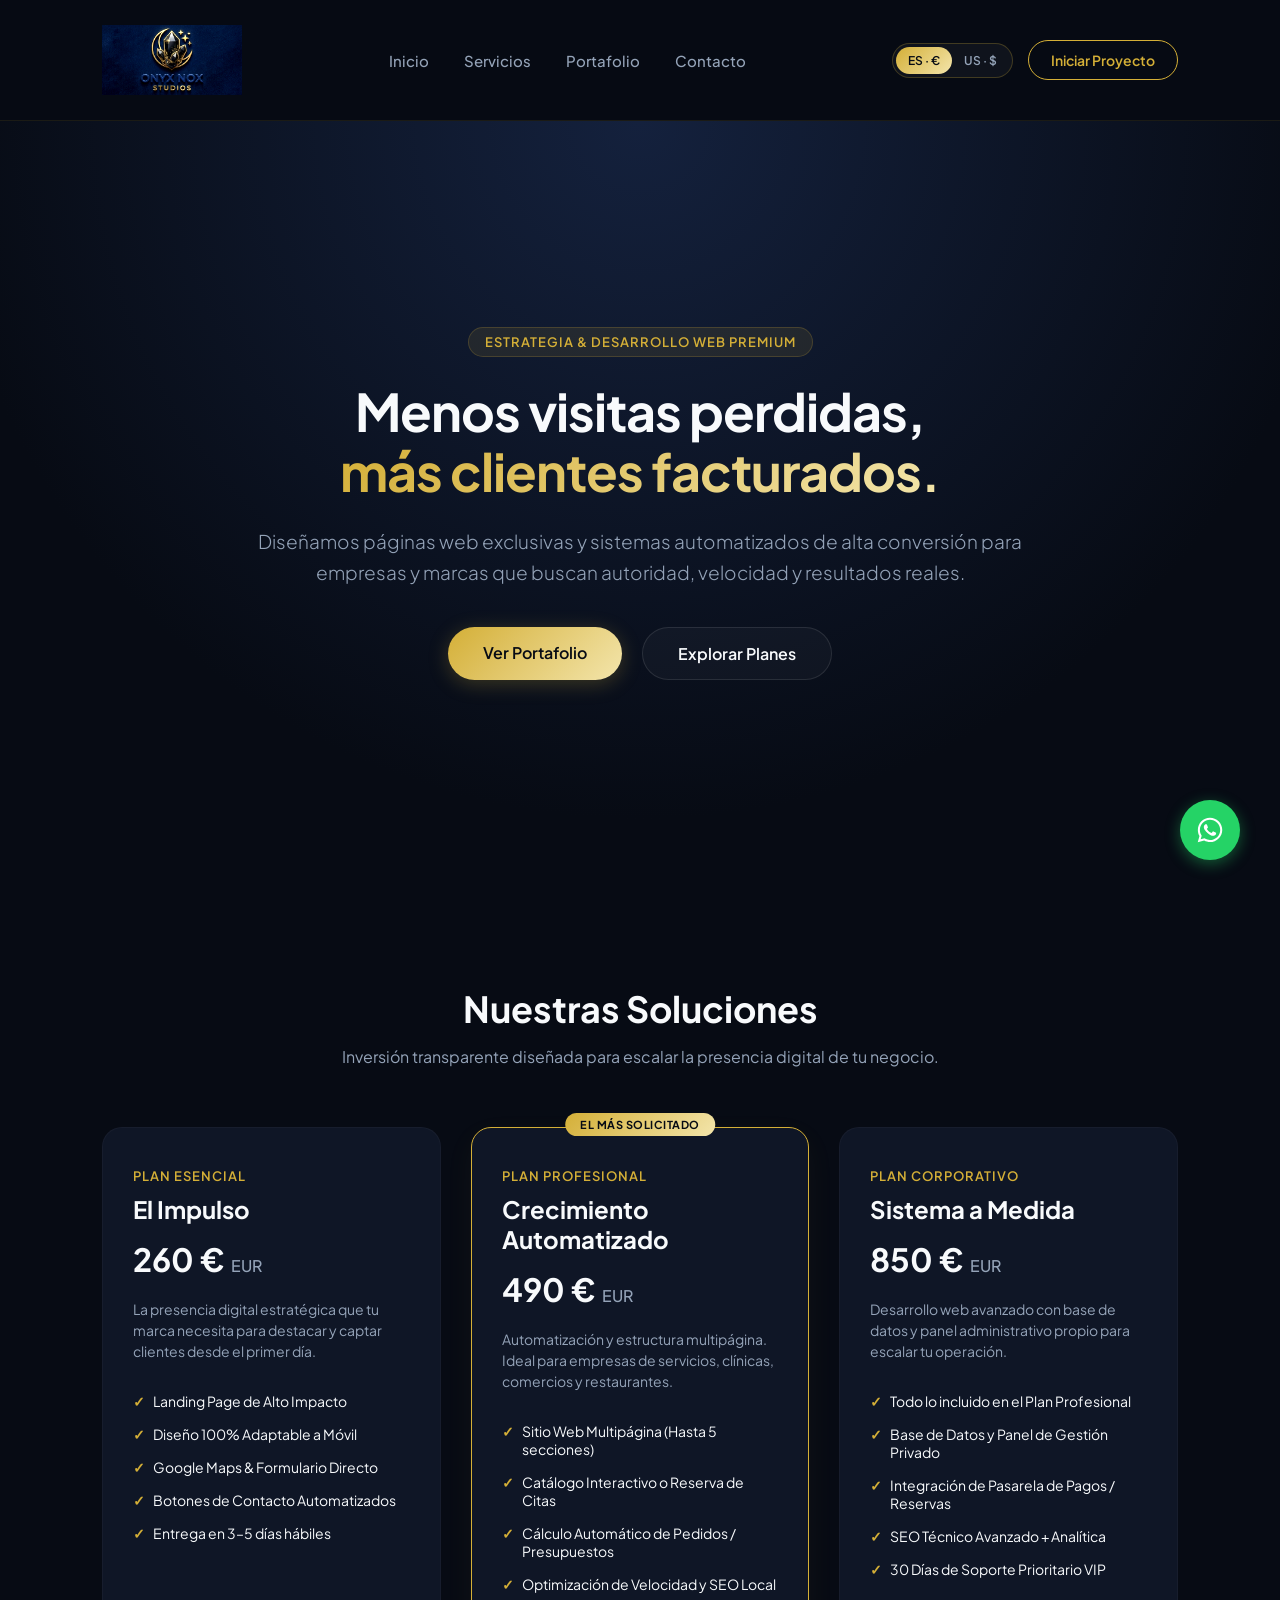
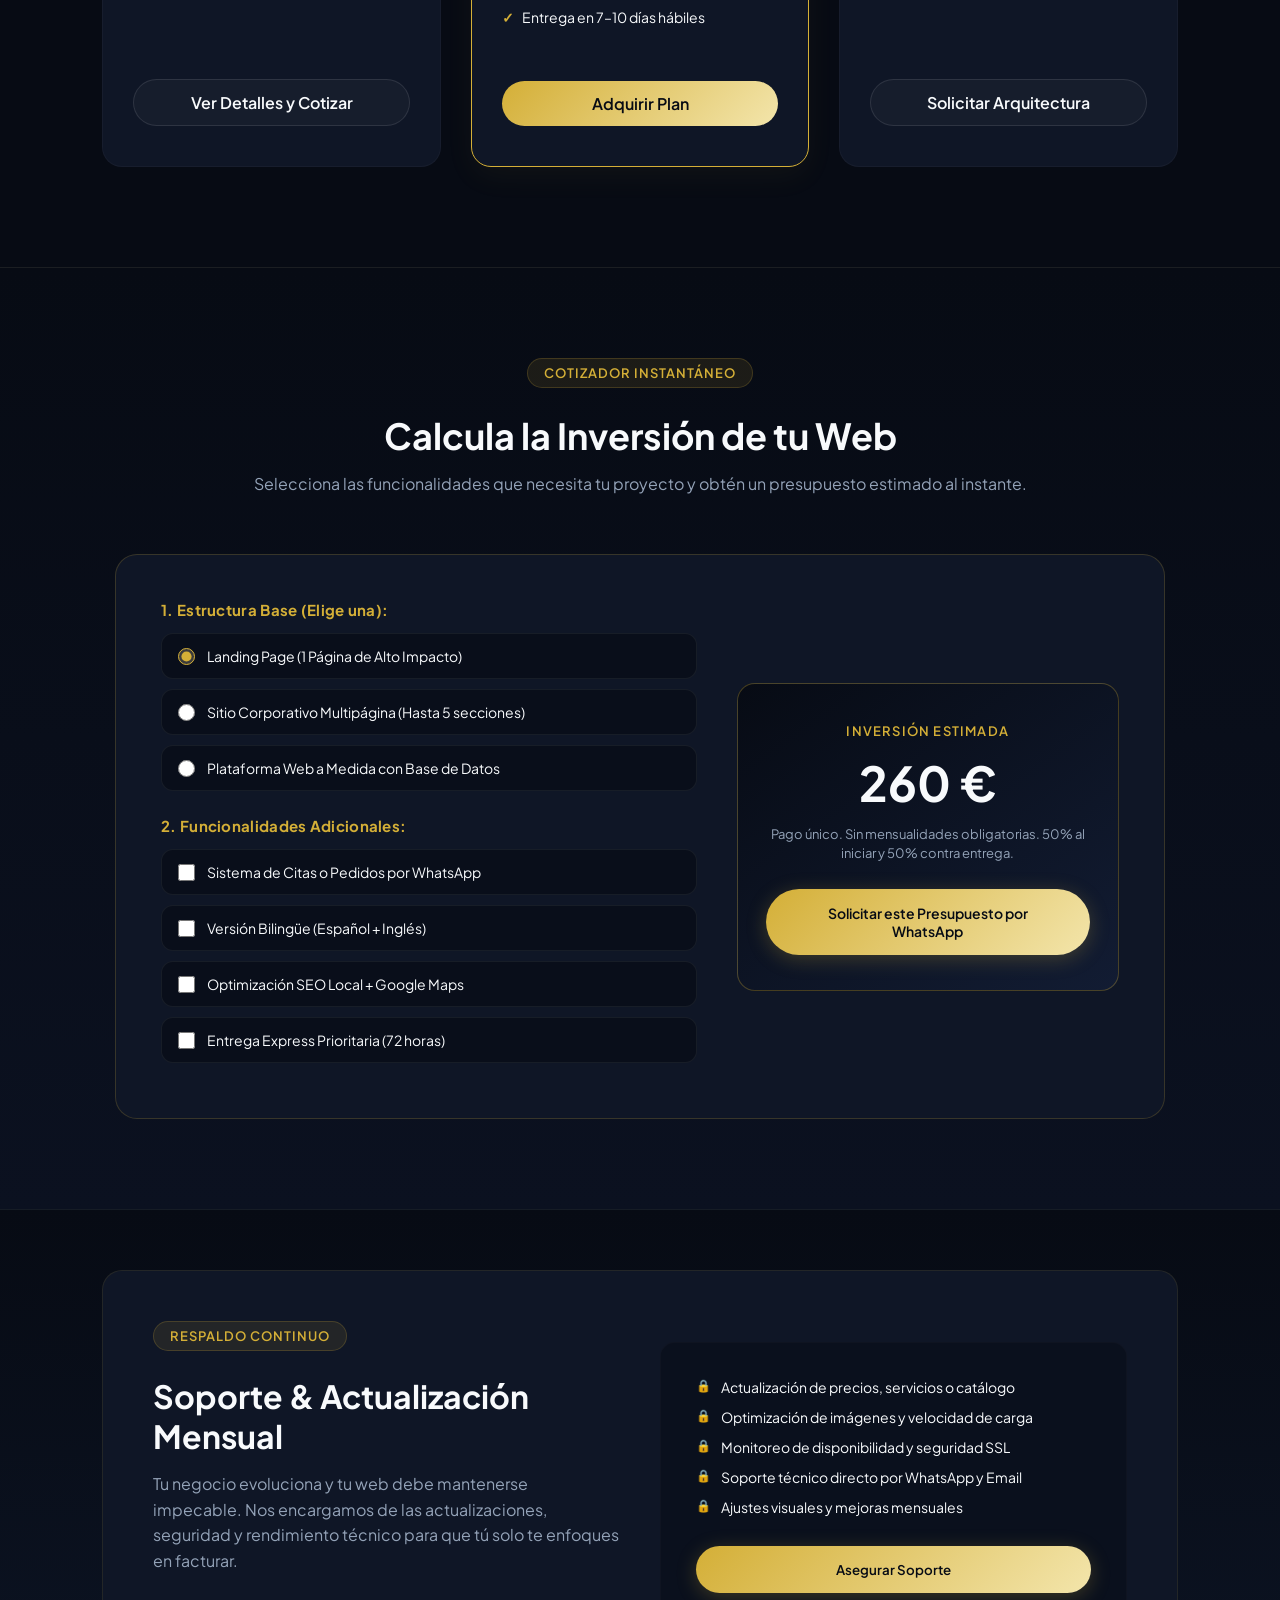
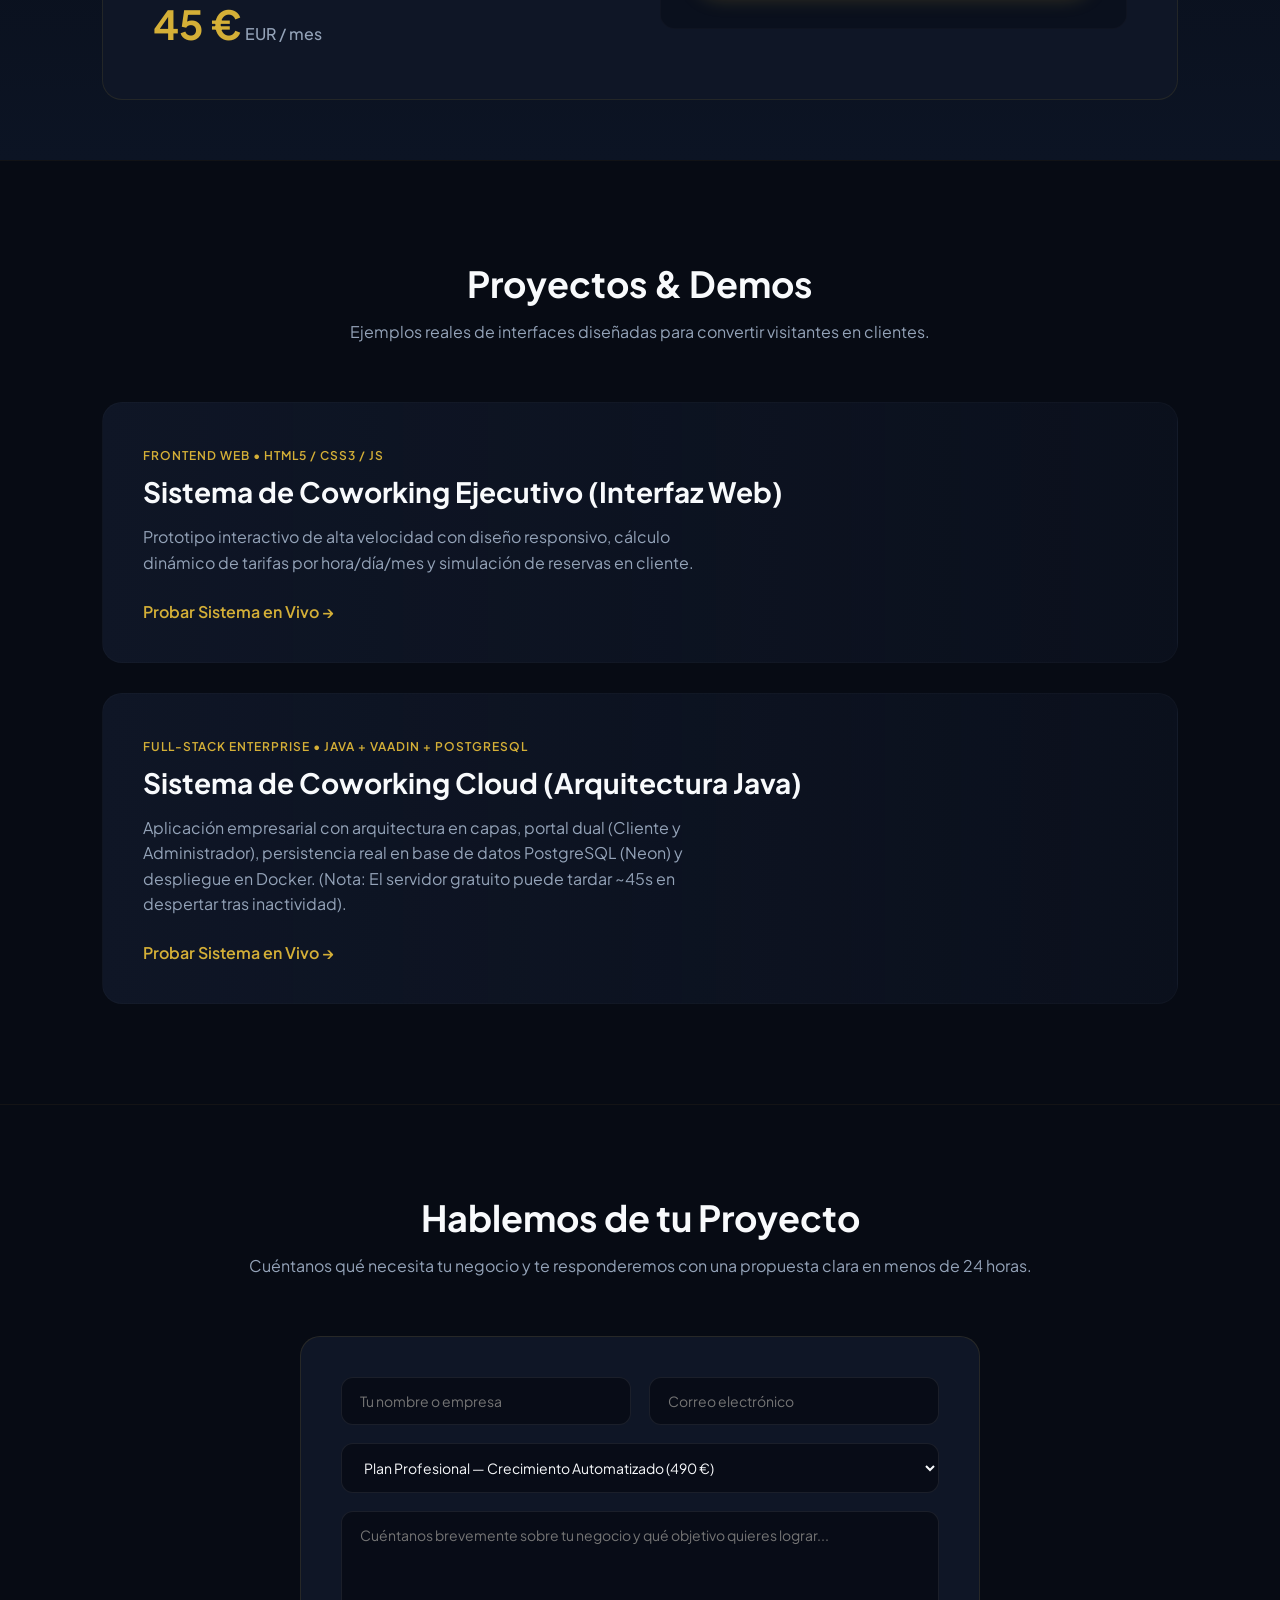
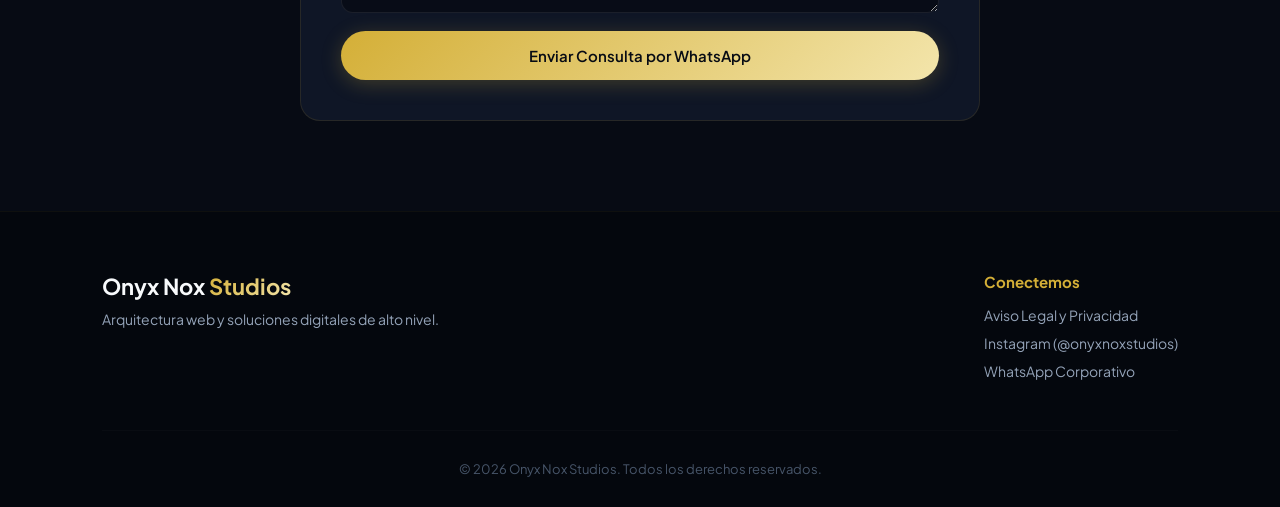
<file: index.html>
<!DOCTYPE html>
<html lang="es">
<head>
    <meta charset="UTF-8">
    <meta name="viewport" content="width=device-width, initial-scale=1.0">
    <title>Onyx Nox Studios | High-End Web Development & Digital Strategy</title>
    <link rel="preconnect" href="https://fonts.googleapis.com">
    <link rel="preconnect" href="https://fonts.gstatic.com" crossorigin>
    <link href="https://fonts.googleapis.com/css2?family=Plus+Jakarta+Sans:wght@300;400;500;600;700&display=swap" rel="stylesheet">
    <link rel="stylesheet" href="css/style.css">
    <script src="js/script.js" defer></script>
</head>
<body>

    <!-- BOTÓN FLOTANTE WHATSAPP -->
    <a href="https://wa.me/573127645859" id="btn-whatsapp-flotante" class="whatsapp-float" target="_blank" rel="noopener noreferrer" aria-label="WhatsApp Onyx Nox Studios">
        <svg xmlns="http://www.w3.org/2000/svg" viewBox="0 0 448 512" width="28" height="28" fill="#ffffff">
            <path d="M380.9 97.1C339 55.1 283.2 32 223.9 32c-122.4 0-222 99.6-222 222 0 39.1 10.2 77.3 29.6 111L0 480l117.7-30.9c32.4 17.7 68.9 27 106.1 27h.1c122.3 0 224.1-99.6 224.1-222 0-59.3-25.2-115-67.1-157zm-157 341.6c-33.2 0-65.7-8.9-94-25.7l-6.7-4-69.8 18.3L72 359.2l-4.4-7c-18.5-29.4-28.2-63.3-28.2-98.2 0-101.7 82.8-184.5 184.6-184.5 49.3 0 95.6 19.2 130.4 54.1 34.8 34.9 56.2 81.2 56.1 130.5 0 101.8-84.9 184.6-186.6 184.6zm101.2-138.2c-5.5-2.8-32.8-16.2-37.9-18-5.1-1.9-8.8-2.8-12.5 2.8-3.7 5.6-14.3 18-17.6 21.8-3.2 3.7-6.5 4.2-12 1.4-32.6-16.3-54-29.1-75.5-66-5.7-9.8 5.7-9.1 16.3-30.3 1.8-3.7 .9-6.9-.5-9.7-1.4-2.8-12.5-30.1-17.1-41.2-4.5-10.8-9.1-9.3-12.5-9.5-3.2-.2-6.9-.2-10.6-.2-3.7 0-9.7 1.4-14.8 6.9-5.1 5.6-19.4 19-19.4 46.3 0 27.3 19.9 53.7 22.6 57.4 2.8 3.7 39.1 59.7 94.8 83.8 35.2 15.2 49 16.5 66.6 13.9 10.7-1.6 32.8-13.4 37.4-26.4 4.6-13 4.6-24.1 3.2-26.4-1.3-2.5-5-3.9-10.5-6.6z"/>
        </svg>
    </a>

    <!-- NAVBAR PREMIUM -->
    <header class="navbar">
        <a href="index.html" class="logo-container">
            <img src="img/1-logo.png" alt="Onyx Nox Studios Logo" class="nav-logo">
        </a>

        <nav>
            <ul class="nav-links">
                <li><a href="#inicio" data-i18n="nav_home">Inicio</a></li>
                <li><a href="#servicios" data-i18n="nav_services">Servicios</a></li>
                <li><a href="#portafolio" data-i18n="nav_portfolio">Portafolio</a></li>
                <li><a href="#contacto" data-i18n="nav_contact">Contacto</a></li>
            </ul>
        </nav>

        <div class="nav-actions">
            <!-- SELECTOR DE REGIÓN / MONEDA -->
            <div class="region-switcher" role="group" aria-label="Selector de región y moneda">
                <button type="button" class="region-btn active" data-region="es">ES · €</button>
                <button type="button" class="region-btn" data-region="us">US · $</button>
            </div>
            <a href="#contacto" class="btn-nav" data-i18n="nav_cta">Iniciar Proyecto</a>
        </div>
    </header>

    <!-- HERO SECTION -->
    <section id="inicio" class="hero">
        <div class="hero-content">
            <div class="badge" data-i18n="hero_badge">Estrategia & Desarrollo Web Premium</div>
            <h1>
                <span data-i18n="hero_title_1">Menos visitas perdidas,</span><br>
                <span class="text-gradient" data-i18n="hero_title_2">más clientes facturados.</span>
            </h1>
            <p data-i18n="hero_desc">Diseñamos páginas web exclusivas y sistemas automatizados de alta conversión para empresas y marcas que buscan autoridad, velocidad y resultados reales.</p>
            <div class="hero-actions">
                <a href="#portafolio" class="btn-primary" data-i18n="hero_btn_1">Ver Portafolio</a>
                <a href="#servicios" class="btn-secondary" data-i18n="hero_btn_2">Explorar Planes</a>
            </div>
        </div>
    </section>

    <!-- SECCIÓN SERVICIOS / PLANES -->
    <section id="servicios" class="services-section">
        <div class="section-header">
            <h2 data-i18n="services_title">Nuestras Soluciones</h2>
            <p data-i18n="services_subtitle">Inversión transparente diseñada para escalar la presencia digital de tu negocio.</p>
        </div>
        
        <div class="pricing-grid">
            <!-- Plan Básico -->
            <div class="price-card">
                <div class="card-tier" data-i18n="plan1_tier">Plan Esencial</div>
                <h3 data-i18n="plan1_name">El Impulso</h3>
                <div class="price"><span id="price-basic">260 €</span> <span class="currency" id="curr-basic">EUR</span></div>
                <p class="card-desc" data-i18n="plan1_desc">La presencia digital estratégica que tu marca necesita para destacar y captar clientes desde el primer día.</p>
                <ul class="features">
                    <li data-i18n="plan1_f1">Landing Page de Alto Impacto</li>
                    <li data-i18n="plan1_f2">Diseño 100% Adaptable a Móvil</li>
                    <li data-i18n="plan1_f3">Google Maps & Formulario Directo</li>
                    <li data-i18n="plan1_f4">Botones de Contacto Automatizados</li>
                    <li data-i18n="plan1_f5">Entrega en 3–5 días hábiles</li>
                </ul>
                <a href="plan-basico.html" class="btn-card" data-i18n="plan1_btn">Ver Detalles y Cotizar</a>
            </div>

            <!-- Plan Profesional -->
            <div class="price-card featured">
                <div class="badge-featured" data-i18n="plan2_badge">El Más Solicitado</div>
                <div class="card-tier" data-i18n="plan2_tier">Plan Profesional</div>
                <h3 data-i18n="plan2_name">Crecimiento Automatizado</h3>
                <div class="price"><span id="price-pro">490 €</span> <span class="currency" id="curr-pro">EUR</span></div>
                <p class="card-desc" data-i18n="plan2_desc">Automatización y estructura multipágina. Ideal para empresas de servicios, clínicas, comercios y restaurantes.</p>
                <ul class="features">
                    <li data-i18n="plan2_f1">Sitio Web Multipágina (Hasta 5 secciones)</li>
                    <li data-i18n="plan2_f2">Catálogo Interactivo o Reserva de Citas</li>
                    <li data-i18n="plan2_f3">Cálculo Automático de Pedidos / Presupuestos</li>
                    <li data-i18n="plan2_f4">Optimización de Velocidad y SEO Local</li>
                    <li data-i18n="plan2_f5">Entrega en 7–10 días hábiles</li>
                </ul>
                <a href="plan-profesional.html" class="btn-card btn-featured" data-i18n="plan2_btn">Adquirir Plan</a>
            </div>

            <!-- Plan Premium -->
            <div class="price-card">
                <div class="card-tier" data-i18n="plan3_tier">Plan Corporativo</div>
                <h3 data-i18n="plan3_name">Sistema a Medida</h3>
                <div class="price"><span id="price-prem">850 €</span> <span class="currency" id="curr-prem">EUR</span></div>
                <p class="card-desc" data-i18n="plan3_desc">Desarrollo web avanzado con base de datos y panel administrativo propio para escalar tu operación.</p>
                <ul class="features">
                    <li data-i18n="plan3_f1">Todo lo incluido en el Plan Profesional</li>
                    <li data-i18n="plan3_f2">Base de Datos y Panel de Gestión Privado</li>
                    <li data-i18n="plan3_f3">Integración de Pasarela de Pagos / Reservas</li>
                    <li data-i18n="plan3_f4">SEO Técnico Avanzado + Analítica</li>
                    <li data-i18n="plan3_f5">30 Días de Soporte Prioritario VIP</li>
                </ul>
                <a href="plan-premium.html" class="btn-card" data-i18n="plan3_btn">Solicitar Arquitectura</a>
            </div>
        </div>
    </section>

    <!-- CALCULADORA INTERACTIVA DE PRESUPUESTO -->
    <section id="calculadora" class="calculator-section">
        <div class="section-header">
            <div class="badge" data-i18n="calc_badge">Cotizador Instantáneo</div>
            <h2 data-i18n="calc_title">Calcula la Inversión de tu Web</h2>
            <p data-i18n="calc_subtitle">Selecciona las funcionalidades que necesita tu proyecto y obtén un presupuesto estimado al instante.</p>
        </div>

        <div class="calculator-box">
            <div class="calc-options">
                <div class="calc-group">
                    <h4 data-i18n="calc_base_label">1. Estructura Base (Elige una):</h4>
                    <label class="calc-radio-card">
                        <input type="radio" name="calc-base" value="landing" checked>
                        <span data-i18n="calc_opt_landing">Landing Page (1 Página de Alto Impacto)</span>
                    </label>
                    <label class="calc-radio-card">
                        <input type="radio" name="calc-base" value="multi">
                        <span data-i18n="calc_opt_multi">Sitio Corporativo Multipágina (Hasta 5 secciones)</span>
                    </label>
                    <label class="calc-radio-card">
                        <input type="radio" name="calc-base" value="system">
                        <span data-i18n="calc_opt_system">Plataforma Web a Medida con Base de Datos</span>
                    </label>
                </div>

                <div class="calc-group">
                    <h4 data-i18n="calc_extras_label">2. Funcionalidades Adicionales:</h4>
                    <label class="calc-check-item">
                        <input type="checkbox" class="calc-extra" value="booking">
                        <span data-i18n="calc_ext_booking">Sistema de Citas o Pedidos por WhatsApp</span>
                    </label>
                    <label class="calc-check-item">
                        <input type="checkbox" class="calc-extra" value="lang">
                        <span data-i18n="calc_ext_lang">Versión Bilingüe (Español + Inglés)</span>
                    </label>
                    <label class="calc-check-item">
                        <input type="checkbox" class="calc-extra" value="seo">
                        <span data-i18n="calc_ext_seo">Optimización SEO Local + Google Maps</span>
                    </label>
                    <label class="calc-check-item">
                        <input type="checkbox" class="calc-extra" value="express">
                        <span data-i18n="calc_ext_express">Entrega Express Prioritaria (72 horas)</span>
                    </label>
                </div>
            </div>

            <div class="calc-summary">
                <span class="calc-summary-label" data-i18n="calc_est_label">Inversión Estimada</span>
                <div class="calc-total-display" id="calc-total-price">260 €</div>
                <p class="calc-note" data-i18n="calc_note">Pago único. Sin mensualidades obligatorias. 50% al iniciar y 50% contra entrega.</p>
                <button type="button" id="btn-send-calc" class="btn-primary" data-i18n="calc_btn">Solicitar este Presupuesto por WhatsApp</button>
            </div>
        </div>
    </section>

    <!-- SECCIÓN MANTENIMIENTO MENSUAL -->
    <section id="mantenimiento" class="maintenance-section">
        <div class="maintenance-container">
            <div class="maintenance-text">
                <div class="badge" data-i18n="maint_badge">Respaldo Continuo</div>
                <h2 data-i18n="maint_title">Soporte & Actualización Mensual</h2>
                <p data-i18n="maint_desc">Tu negocio evoluciona y tu web debe mantenerse impecable. Nos encargamos de las actualizaciones, seguridad y rendimiento técnico para que tú solo te enfoques en facturar.</p>
                <div class="maintenance-price">
                    <span class="m-price" id="price-maint">45 €</span> <span class="m-currency" id="curr-maint">EUR / mes</span>
                </div>
            </div>
            <div class="maintenance-features-box">
                <ul class="m-features">
                    <li data-i18n="maint_f1">Actualización de precios, servicios o catálogo</li>
                    <li data-i18n="maint_f2">Optimización de imágenes y velocidad de carga</li>
                    <li data-i18n="maint_f3">Monitoreo de disponibilidad y seguridad SSL</li>
                    <li data-i18n="maint_f4">Soporte técnico directo por WhatsApp y Email</li>
                    <li data-i18n="maint_f5">Ajustes visuales y mejoras mensuales</li>
                </ul>
                <button type="button" id="btn-cotizar-mantenimiento" class="btn-primary" data-i18n="maint_btn">Asegurar Soporte</button>
            </div>
        </div>
    </section>

    <!-- SECCIÓN PORTAFOLIO DEMO -->
    <section id="portafolio" class="portfolio-section">
        <div class="section-header">
            <h2 data-i18n="port_title">Proyectos & Demos</h2>
            <p data-i18n="port_subtitle">Ejemplos reales de interfaces diseñadas para convertir visitantes en clientes.</p>
        </div>
        <div class="portfolio-grid">
            <!-- PROYECTO 1: VERSIÓN FRONTEND (HTML5, CSS3, JS) -->
            <div class="portfolio-item">
                <div class="portfolio-info">
                    <span class="client-tag" data-i18n="demo1_tag">Frontend Web • HTML5 / CSS3 / JS</span>
                    <h3 data-i18n="demo1_title">Sistema de Coworking Ejecutivo (Interfaz Web)</h3>
                    <p data-i18n="demo1_desc">Prototipo interactivo de alta velocidad con diseño responsivo, cálculo dinámico de tarifas por hora/día/mes y simulación de reservas en cliente.</p>
                    <a href="demos/Sistema-Coworking/index.html" class="view-demo-link" data-i18n="demo_link">Probar Sistema en Vivo →</a>
                </div>
            </div>

            <!-- PROYECTO 2: VERSIÓN FULL-STACK ENTERPRISE (JAVA, VAADIN, POSTGRESQL) -->
            <div class="portfolio-item">
                <div class="portfolio-info">
                    <span class="client-tag" data-i18n="demo2_tag">Full-Stack Enterprise • Java + Vaadin + PostgreSQL</span>
                    <h3 data-i18n="demo2_title">Sistema de Coworking Cloud (Arquitectura Java)</h3>
                    <p data-i18n="demo2_desc">Aplicación empresarial con arquitectura en capas, portal dual (Cliente y Administrador), persistencia real en base de datos PostgreSQL (Neon) y despliegue en Docker. <em>(Nota: El servidor gratuito puede tardar ~45s en despertar tras inactividad).</em></p>
                    <a href="https://backend1-proyecto-integrador.onrender.com" target="_blank" rel="noopener noreferrer" class="view-demo-link" data-i18n="demo_link">Probar Sistema en Vivo →</a>
                </div>
            </div>
        </div>
    </section>

    <!-- SECCIÓN CONTACTO DIRECTO -->
    <section id="contacto" class="contact-section">
        <div class="section-header">
            <h2 data-i18n="contact_title">Hablemos de tu Proyecto</h2>
            <p data-i18n="contact_subtitle">Cuéntanos qué necesita tu negocio y te responderemos con una propuesta clara en menos de 24 horas.</p>
        </div>
        <form id="contact-form" class="contact-form">
            <div class="form-row">
                <input type="text" id="client-name" placeholder="Tu nombre o empresa" data-i18n-placeholder="form_name" required>
                <input type="email" id="client-email" placeholder="Correo electrónico" data-i18n-placeholder="form_email" required>
            </div>
            <select id="client-plan">
                <option value="Plan Esencial / Essential Plan" data-i18n="opt_basic">Plan Esencial — El Impulso</option>
                <option value="Plan Profesional / Professional Plan" selected data-i18n="opt_pro">Plan Profesional — Crecimiento Automatizado</option>
                <option value="Plan Corporativo / Custom System" data-i18n="opt_prem">Plan Corporativo — Sistema a Medida</option>
            </select>
            <textarea id="client-message" rows="4" placeholder="Cuéntanos brevemente sobre tu negocio y qué objetivo quieres lograr..." data-i18n-placeholder="form_msg" required></textarea>
            <button type="submit" class="btn-primary" data-i18n="form_submit">Enviar Consulta por WhatsApp</button>
        </form>
    </section>

    <!-- FOOTER -->
    <footer>
        <div class="footer-grid">
            <div class="footer-brand">
                <h3>Onyx Nox <span class="accent-text">Studios</span></h3>
                <p data-i18n="footer_tagline">Arquitectura web y soluciones digitales de alto nivel.</p>
            </div>
            <div class="footer-links">
                <h4 data-i18n="footer_connect">Conectemos</h4>
                <a href="#" id="open-legal-modal" data-i18n="footer_legal">Aviso Legal y Privacidad</a>
                <a href="https://www.instagram.com/onyxnoxstudios?obrf=MXYycXQyYjM4NWdheA%3D%3D&utm_source=qr" target="_blank" rel="noopener noreferrer">Instagram (@onyxnoxstudios)</a>
                <a href="https://wa.me/573127645859" target="_blank" rel="noopener noreferrer">WhatsApp Corporativo</a>
            </div>
        </div>
        <div class="footer-bottom">
            <p>&copy; 2026 Onyx Nox Studios. <span data-i18n="footer_rights">Todos los derechos reservados.</span></p>
        </div>
    </footer>

    <!-- MODAL AVISO LEGAL Y POLÍTICA DE PRIVACIDAD -->
    <div id="legal-modal" class="legal-modal" aria-hidden="true">
        <div class="legal-modal-content">
            <button type="button" id="close-legal-modal" class="legal-close-btn" aria-label="Cerrar">&times;</button>
            <h3 data-i18n="legal_modal_title">Aviso Legal y Política de Privacidad</h3>
            <div class="legal-modal-body" id="legal-modal-body">
                <!-- El contenido se carga dinámicamente en ES o EN desde script.js -->
            </div>
        </div>
    </div>

</body>
</html>
</file>
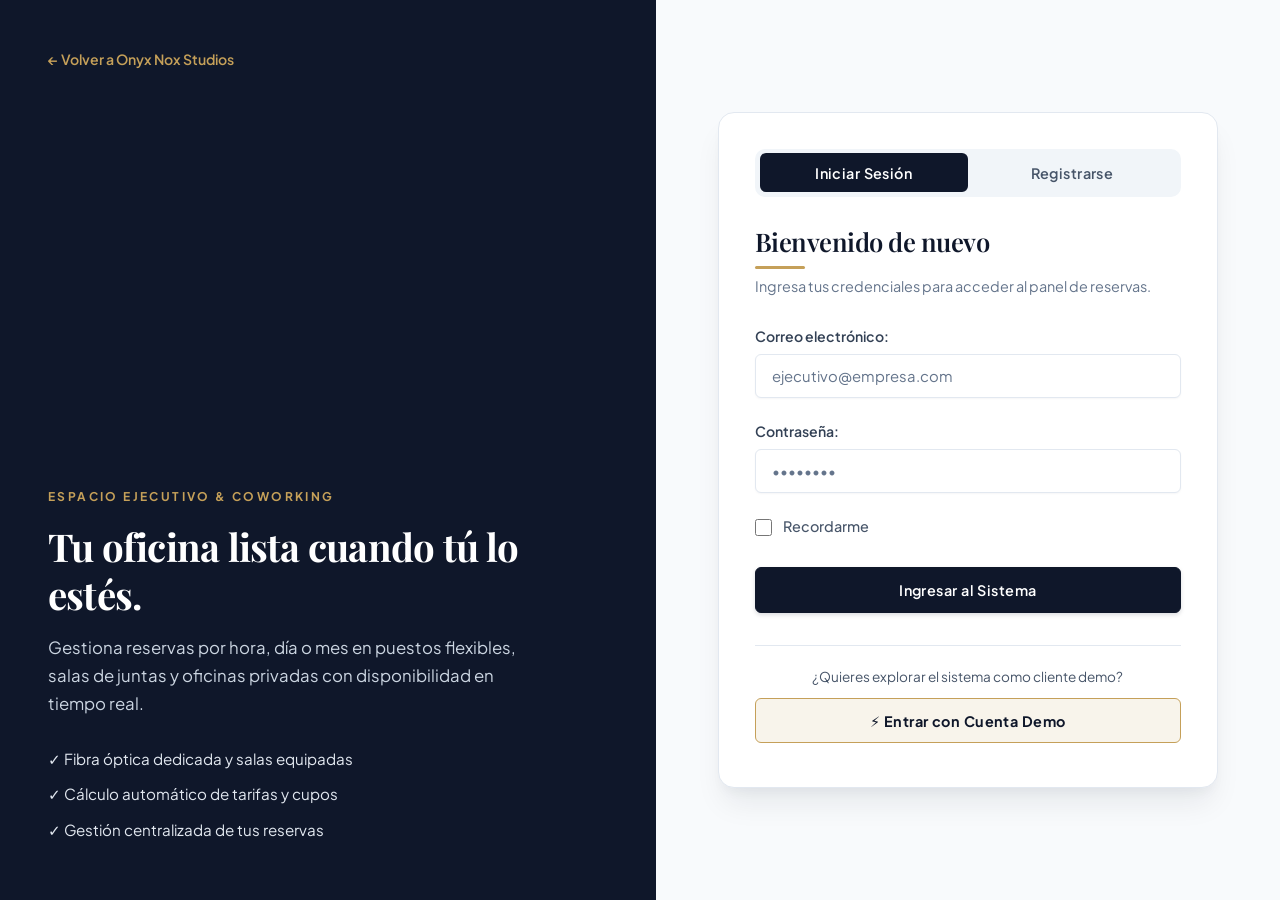
<file: demos/Sistema-Coworking/index.html>
<!DOCTYPE html>
<html lang="es">
<head>
  <meta charset="utf-8">
  <meta name="viewport" content="width=device-width, initial-scale=1">
  <title>Acceso Ejecutivo | Sistema de Coworking</title>
  <link rel="preconnect" href="https://fonts.googleapis.com">
  <link rel="preconnect" href="https://fonts.gstatic.com" crossorigin>
  <link href="https://fonts.googleapis.com/css2?family=Playfair+Display:ital,wght@0,600;0,700;1,400&family=Plus+Jakarta+Sans:wght@300;400;500;600;700;800&display=swap" rel="stylesheet">
  <link rel="stylesheet" href="css/style.css">
</head>
<body class="auth-body">

  <div class="auth-wrapper">
    <!-- Panel Izquierdo Visual -->
    <div class="auth-visual">
      <div class="auth-visual-overlay">
        <a href="../../index.html" class="back-agency-link">← Volver a Onyx Nox Studios</a>
        <div class="auth-brand-info">
          <span class="auth-tag">ESPACIO EJECUTIVO & COWORKING</span>
          <h1>Tu oficina lista cuando tú lo estés.</h1>
          <p>Gestiona reservas por hora, día o mes en puestos flexibles, salas de juntas y oficinas privadas con disponibilidad en tiempo real.</p>
          <ul class="auth-highlights">
            <li>✓ Fibra óptica dedicada y salas equipadas</li>
            <li>✓ Cálculo automático de tarifas y cupos</li>
            <li>✓ Gestión centralizada de tus reservas</li>
          </ul>
        </div>
      </div>
    </div>

    <!-- Panel Derecho Formularios -->
    <div class="auth-form-panel">
      <div class="auth-card">
        <div class="auth-tabs">
          <button type="button" class="auth-tab-btn active" data-target="panel-login">Iniciar Sesión</button>
          <button type="button" class="auth-tab-btn" data-target="panel-registro">Registrarse</button>
        </div>

        <!-- FORMULARIO DE INICIO DE SESIÓN -->
        <div id="panel-login" class="auth-panel active">
          <h2>Bienvenido de nuevo</h2>
          <p class="auth-subtitle">Ingresa tus credenciales para acceder al panel de reservas.</p>

          <form id="form-login">
            <p>
              <label for="log-correo">Correo electrónico:</label>
              <input type="email" id="log-correo" placeholder="ejecutivo@empresa.com" required>
            </p>
            <p>
              <label for="log-clave">Contraseña:</label>
              <input type="password" id="log-clave" placeholder="••••••••" required>
            </p>
            <p style="display:flex; align-items:center; justify-content:space-between;">
              <span>
                <input type="checkbox" id="log-recordar">
                <label for="log-recordar">Recordarme</label>
              </span>
            </p>
            <input type="submit" value="Ingresar al Sistema" style="width:100%; margin-top:0.5rem;">
          </form>

          <div class="demo-access-box">
            <p>¿Quieres explorar el sistema como cliente demo?</p>
            <button type="button" id="btn-demo-rapido" class="btn-demo-quick">⚡ Entrar con Cuenta Demo</button>
          </div>
        </div>

        <!-- FORMULARIO DE REGISTRO -->
        <div id="panel-registro" class="auth-panel">
          <h2>Crear cuenta</h2>
          <p class="auth-subtitle">Regístrate en segundos para reservar tu espacio ideal.</p>

          <form id="form-registro">
            <div class="auth-grid-2">
              <p>
                <label for="reg-nombre">Nombres:</label>
                <input type="text" id="reg-nombre" placeholder="Tus nombres" required>
              </p>
              <p>
                <label for="reg-apellido">Apellidos:</label>
                <input type="text" id="reg-apellido" placeholder="Tus apellidos" required>
              </p>
            </div>

            <div class="auth-grid-2">
              <p>
                <label for="reg-tipo-doc">Tipo de documento:</label>
                <select id="reg-tipo-doc">
                  <option value="cc">Cédula de ciudadanía</option>
                  <option value="ce">Cédula de extranjería</option>
                  <option value="pas">Pasaporte</option>
                </select>
              </p>
              <p>
                <label for="reg-doc">Número de documento:</label>
                <input type="text" id="reg-doc" placeholder="1020304050" required>
              </p>
            </div>

            <div class="auth-grid-2">
              <p>
                <label for="reg-tel">Teléfono:</label>
                <input type="tel" id="reg-tel" placeholder="3001234567">
              </p>
              <p>
                <label for="reg-perfil">Perfil:</label>
                <select id="reg-perfil">
                  <option value="freelance">Freelancer</option>
                  <option value="emprendedor">Emprendedor / Empresa</option>
                  <option value="estudiante">Estudiante</option>
                </select>
              </p>
            </div>

            <p>
              <label for="reg-correo">Correo electrónico:</label>
              <input type="email" id="reg-correo" placeholder="nombre@correo.com" required>
            </p>

            <div class="auth-grid-2">
              <p>
                <label for="reg-clave">Contraseña (mín. 6):</label>
                <input type="password" id="reg-clave" minlength="6" required>
              </p>
              <p>
                <label for="reg-clave2">Confirmar contraseña:</label>
                <input type="password" id="reg-clave2" minlength="6" required>
              </p>
            </div>

            <p style="margin-top:0.5rem;">
              <input type="checkbox" id="reg-terminos" required>
              <label for="reg-terminos">Acepto los términos y condiciones del servicio.</label>
            </p>

            <input type="submit" value="Crear Cuenta y Continuar" style="width:100%;">
          </form>
        </div>

      </div>
    </div>
  </div>

  <script src="js/script.js" defer></script>
</body>
</html>
</file>
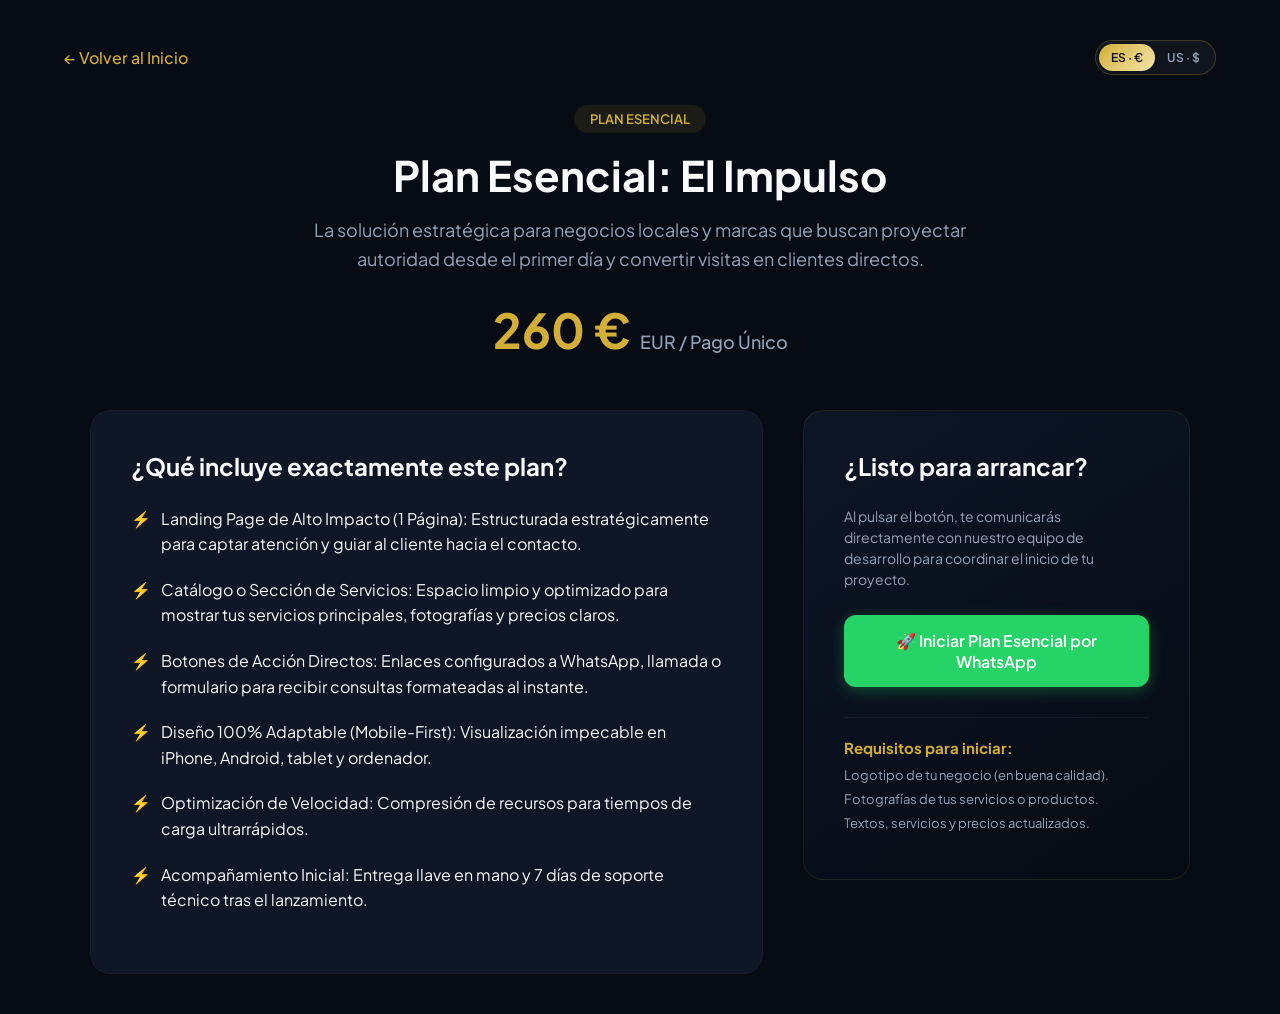
<file: plan-basico.html>
<!DOCTYPE html>
<html lang="es">
<head>
    <meta charset="UTF-8">
    <meta name="viewport" content="width=device-width, initial-scale=1.0">
    <title>Plan Esencial: El Impulso | Onyx Nox Studios</title>
    <link rel="preconnect" href="https://fonts.googleapis.com">
    <link rel="preconnect" href="https://fonts.gstatic.com" crossorigin>
    <link href="https://fonts.googleapis.com/css2?family=Plus+Jakarta+Sans:wght@300;400;500;600;700&display=swap" rel="stylesheet">
    <link rel="stylesheet" href="css/style.css">
    <script src="js/script.js" defer></script>
</head>
<body class="plan-detail-page" data-plan-page="basic">

    <div class="nav-back-container" style="display: flex; justify-content: space-between; align-items: center; flex-wrap: wrap; gap: 15px;">
        <a href="index.html" class="btn-back" data-i18n="back_home">← Volver al Inicio</a>
        <div class="region-switcher" role="group" aria-label="Selector de región y moneda">
            <button type="button" class="region-btn active" data-region="es">ES · €</button>
            <button type="button" class="region-btn" data-region="us">US · $</button>
        </div>
    </div>

    <main class="plan-detail-container">
        <div class="plan-header">
            <span class="plan-badge" data-i18n="pb_badge">Plan Esencial</span>
            <h1 data-i18n="pb_title">Plan Esencial: El Impulso</h1>
            <p class="plan-description" data-i18n="pb_desc">La solución estratégica para negocios locales y marcas que buscan proyectar autoridad desde el primer día y convertir visitas en clientes directos.</p>
            <div class="plan-price-large"><span id="detail-price">260 €</span> <span class="currency" id="detail-curr">EUR / Pago Único</span></div>
        </div>

        <div class="plan-grid">
            <div class="plan-includes-box">
                <h3 data-i18n="detail_includes_title">¿Qué incluye exactamente este plan?</h3>
                <ul class="detailed-features-list">
                    <li data-i18n="pb_f1"><strong>Landing Page de Alto Impacto (1 Página):</strong> Estructurada estratégicamente para captar atención y guiar al cliente hacia el contacto.</li>
                    <li data-i18n="pb_f2"><strong>Catálogo o Sección de Servicios:</strong> Espacio limpio y optimizado para mostrar tus servicios principales, fotografías y precios claros.</li>
                    <li data-i18n="pb_f3"><strong>Botones de Acción Directos:</strong> Enlaces configurados a WhatsApp, llamada o formulario para recibir consultas formateadas al instante.</li>
                    <li data-i18n="pb_f4"><strong>Diseño 100% Adaptable (Mobile-First):</strong> Visualización impecable en iPhone, Android, tablet y ordenador.</li>
                    <li data-i18n="pb_f5"><strong>Optimización de Velocidad:</strong> Compresión de recursos para tiempos de carga ultrarrápidos.</li>
                    <li data-i18n="pb_f6"><strong>Acompañamiento Inicial:</strong> Entrega llave en mano y 7 días de soporte técnico tras el lanzamiento.</li>
                </ul>
            </div>

            <div class="plan-cta-box">
                <h3 data-i18n="pb_cta_title">¿Listo para arrancar?</h3>
                <p data-i18n="pb_cta_desc">Al pulsar el botón, te comunicarás directamente con nuestro equipo de desarrollo para coordinar el inicio de tu proyecto.</p>
                
                <button type="button" id="btn-contratar-detalle" class="btn-whatsapp-plan" data-i18n="pb_cta_btn">
                    🚀 Iniciar Plan Esencial por WhatsApp
                </button>

                <div class="plan-requirements">
                    <h4 data-i18n="req_title">Requisitos para iniciar:</h4>
                    <ul>
                        <li data-i18n="pb_req1">Logotipo de tu negocio (en buena calidad).</li>
                        <li data-i18n="pb_req2">Fotografías de tus servicios o productos.</li>
                        <li data-i18n="pb_req3">Textos, servicios y precios actualizados.</li>
                    </ul>
                </div>
            </div>
        </div>
    </main>

</body>
</html>
</file>
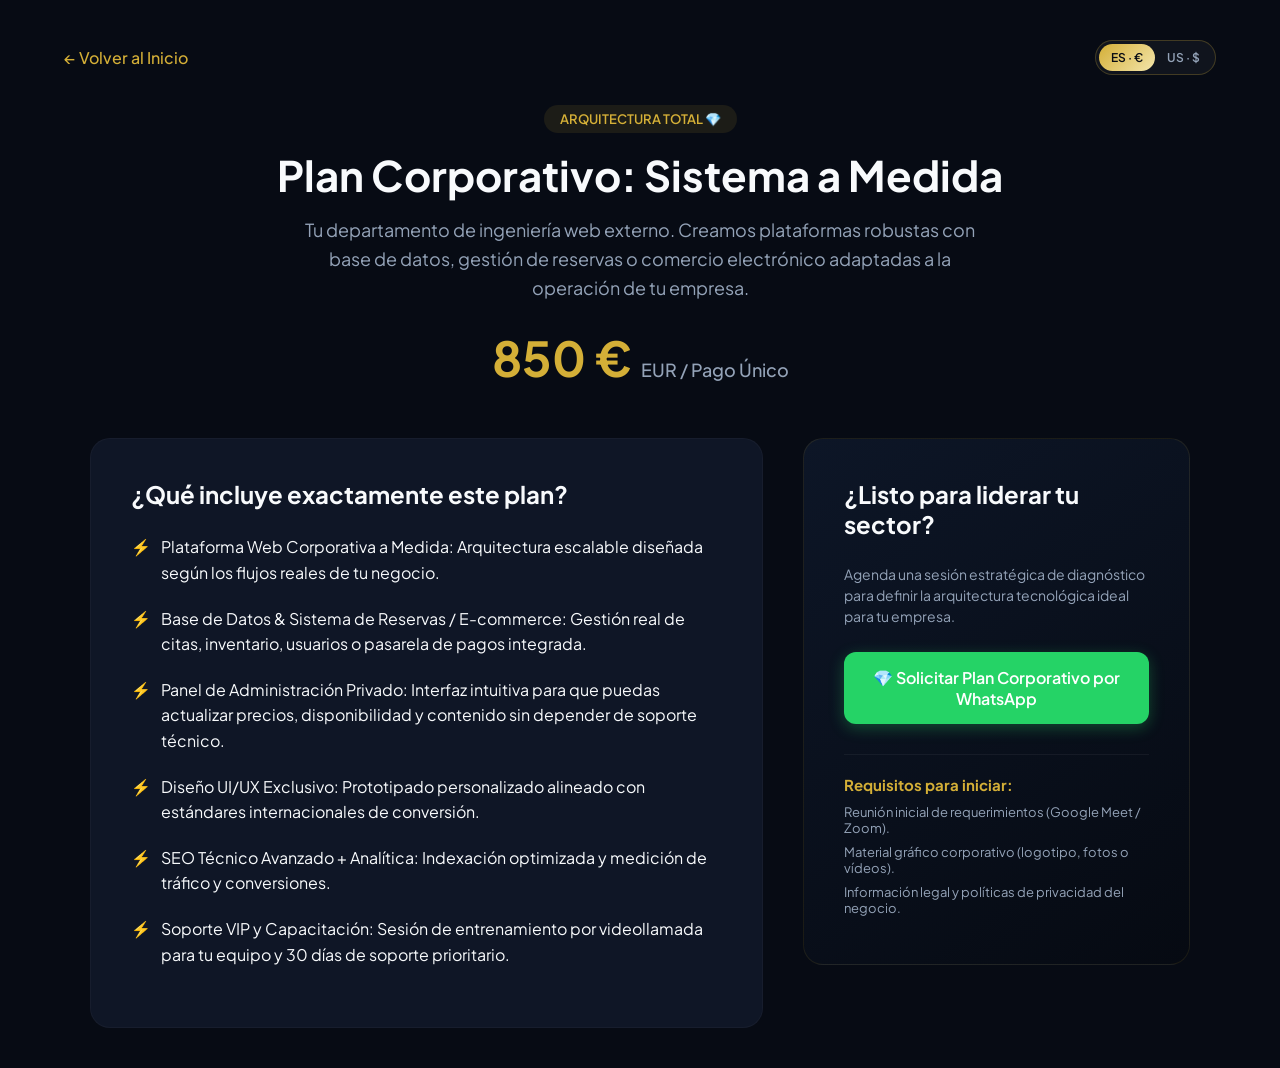
<file: plan-premium.html>
<!DOCTYPE html>
<html lang="es">
<head>
    <meta charset="UTF-8">
    <meta name="viewport" content="width=device-width, initial-scale=1.0">
    <title>Plan Corporativo: Sistema a Medida | Onyx Nox Studios</title>
    <link rel="preconnect" href="https://fonts.googleapis.com">
    <link rel="preconnect" href="https://fonts.gstatic.com" crossorigin>
    <link href="https://fonts.googleapis.com/css2?family=Plus+Jakarta+Sans:wght@300;400;500;600;700&display=swap" rel="stylesheet">
    <link rel="stylesheet" href="css/style.css">
    <script src="js/script.js" defer></script>
</head>
<body class="plan-detail-page" data-plan-page="prem">

    <div class="nav-back-container" style="display: flex; justify-content: space-between; align-items: center; flex-wrap: wrap; gap: 15px;">
        <a href="index.html" class="btn-back" data-i18n="back_home">← Volver al Inicio</a>
        <div class="region-switcher" role="group" aria-label="Selector de región y moneda">
            <button type="button" class="region-btn active" data-region="es">ES · €</button>
            <button type="button" class="region-btn" data-region="us">US · $</button>
        </div>
    </div>

    <main class="plan-detail-container">
        <div class="plan-header">
            <span class="plan-badge" data-i18n="pc_badge">Arquitectura Total 💎</span>
            <h1 data-i18n="pc_title">Plan Corporativo: Sistema a Medida</h1>
            <p class="plan-description" data-i18n="pc_desc">Tu departamento de ingeniería web externo. Creamos plataformas robustas con base de datos, gestión de reservas o comercio electrónico adaptadas a la operación de tu empresa.</p>
            <div class="plan-price-large"><span id="detail-price">850 €</span> <span class="currency" id="detail-curr">EUR / Pago Único</span></div>
        </div>

        <div class="plan-grid">
            <div class="plan-includes-box">
                <h3 data-i18n="detail_includes_title">¿Qué incluye exactamente este plan?</h3>
                <ul class="detailed-features-list">
                    <li data-i18n="pc_f1"><strong>Plataforma Web Corporativa a Medida:</strong> Arquitectura escalable diseñada según los flujos reales de tu negocio.</li>
                    <li data-i18n="pc_f2"><strong>Base de Datos & Sistema de Reservas / E-commerce:</strong> Gestión real de citas, inventario, usuarios o pasarela de pagos integrada.</li>
                    <li data-i18n="pc_f3"><strong>Panel de Administración Privado:</strong> Interfaz intuitiva para que puedas actualizar precios, disponibilidad y contenido sin depender de soporte técnico.</li>
                    <li data-i18n="pc_f4"><strong>Diseño UI/UX Exclusivo:</strong> Prototipado personalizado alineado con estándares internacionales de conversión.</li>
                    <li data-i18n="pc_f5"><strong>SEO Técnico Avanzado + Analítica:</strong> Indexación optimizada y medición de tráfico y conversiones.</li>
                    <li data-i18n="pc_f6"><strong>Soporte VIP y Capacitación:</strong> Sesión de entrenamiento por videollamada para tu equipo y 30 días de soporte prioritario.</li>
                </ul>
            </div>

            <div class="plan-cta-box">
                <h3 data-i18n="pc_cta_title">¿Listo para liderar tu sector?</h3>
                <p data-i18n="pc_cta_desc">Agenda una sesión estratégica de diagnóstico para definir la arquitectura tecnológica ideal para tu empresa.</p>
                
                <button type="button" id="btn-contratar-detalle" class="btn-whatsapp-plan" data-i18n="pc_cta_btn">
                    💎 Solicitar Plan Corporativo por WhatsApp
                </button>

                <div class="plan-requirements">
                    <h4 data-i18n="req_title">Requisitos para iniciar:</h4>
                    <ul>
                        <li data-i18n="pc_req1">Reunión inicial de requerimientos (Google Meet / Zoom).</li>
                        <li data-i18n="pc_req2">Material gráfico corporativo (logotipo, fotos o vídeos).</li>
                        <li data-i18n="pc_req3">Información legal y políticas de privacidad del negocio.</li>
                    </ul>
                </div>
            </div>
        </div>
    </main>

</body>
</html>
</file>
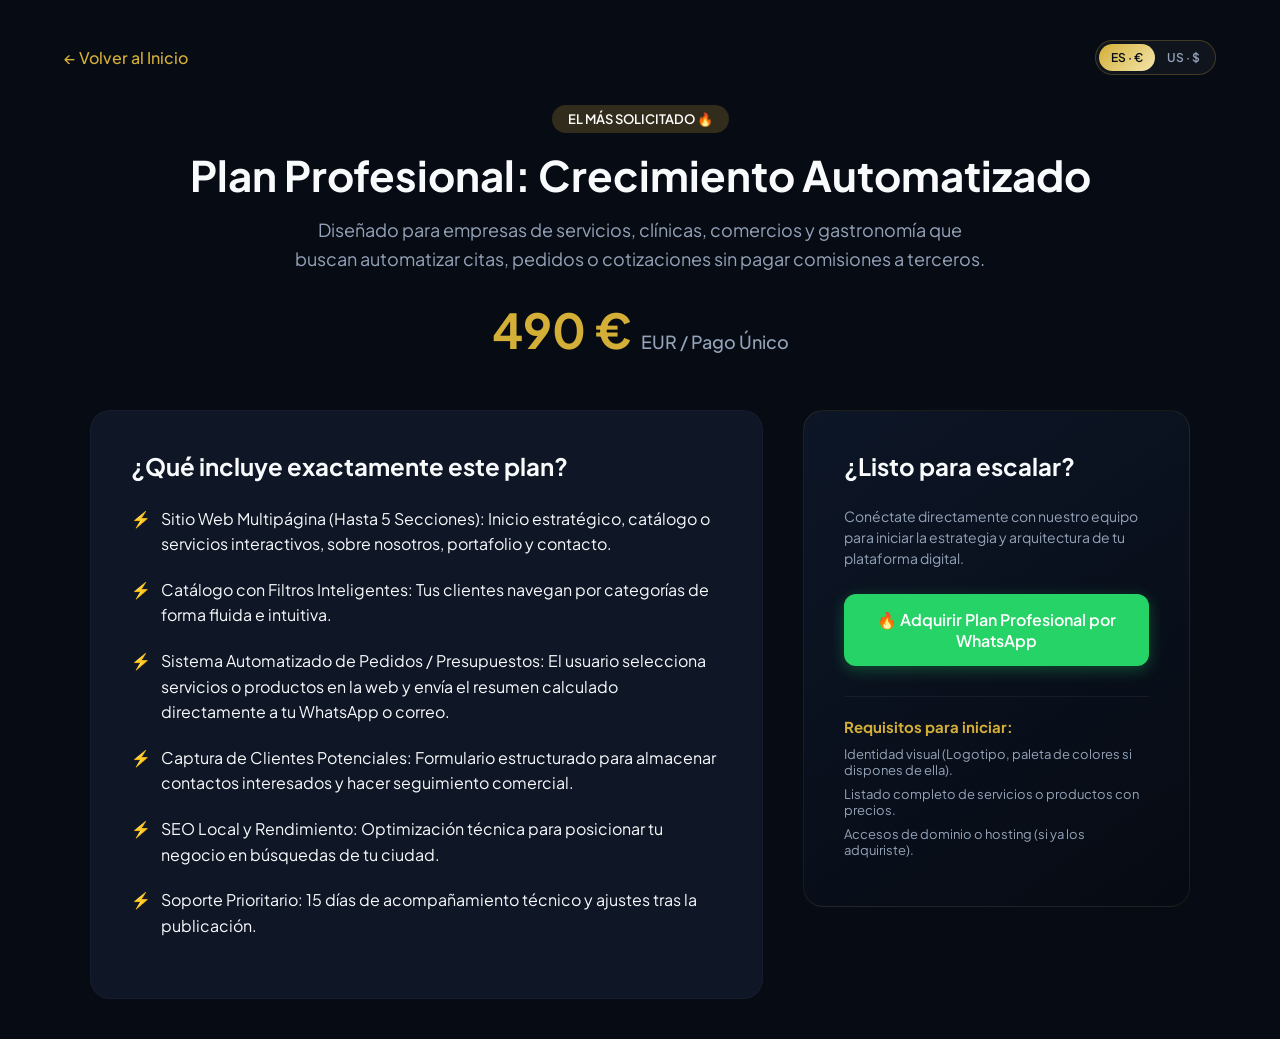
<file: plan-profesional.html>
<!DOCTYPE html>
<html lang="es">
<head>
    <meta charset="UTF-8">
    <meta name="viewport" content="width=device-width, initial-scale=1.0">
    <title>Plan Profesional: Crecimiento Automatizado | Onyx Nox Studios</title>
    <link rel="preconnect" href="https://fonts.googleapis.com">
    <link rel="preconnect" href="https://fonts.gstatic.com" crossorigin>
    <link href="https://fonts.googleapis.com/css2?family=Plus+Jakarta+Sans:wght@300;400;500;600;700&display=swap" rel="stylesheet">
    <link rel="stylesheet" href="css/style.css">
    <script src="js/script.js" defer></script>
</head>
<body class="plan-detail-page" data-plan-page="pro">

    <div class="nav-back-container" style="display: flex; justify-content: space-between; align-items: center; flex-wrap: wrap; gap: 15px;">
        <a href="index.html" class="btn-back" data-i18n="back_home">← Volver al Inicio</a>
        <div class="region-switcher" role="group" aria-label="Selector de región y moneda">
            <button type="button" class="region-btn active" data-region="es">ES · €</button>
            <button type="button" class="region-btn" data-region="us">US · $</button>
        </div>
    </div>

    <main class="plan-detail-container">
        <div class="plan-header">
            <span class="plan-badge" style="background: rgba(212, 175, 55, 0.2); color: #fff;" data-i18n="pp_badge">El Más Solicitado 🔥</span>
            <h1 data-i18n="pp_title">Plan Profesional: Crecimiento Automatizado</h1>
            <p class="plan-description" data-i18n="pp_desc">Diseñado para empresas de servicios, clínicas, comercios y gastronomía que buscan automatizar citas, pedidos o cotizaciones sin pagar comisiones a terceros.</p>
            <div class="plan-price-large"><span id="detail-price">490 €</span> <span class="currency" id="detail-curr">EUR / Pago Único</span></div>
        </div>

        <div class="plan-grid">
            <div class="plan-includes-box">
                <h3 data-i18n="detail_includes_title">¿Qué incluye exactamente este plan?</h3>
                <ul class="detailed-features-list">
                    <li data-i18n="pp_f1"><strong>Sitio Web Multipágina (Hasta 5 Secciones):</strong> Inicio estratégico, catálogo o servicios interactivos, sobre nosotros, portafolio y contacto.</li>
                    <li data-i18n="pp_f2"><strong>Catálogo con Filtros Inteligentes:</strong> Tus clientes navegan por categorías de forma fluida e intuitiva.</li>
                    <li data-i18n="pp_f3"><strong>Sistema Automatizado de Pedidos / Presupuestos:</strong> El usuario selecciona servicios o productos en la web y envía el resumen calculado directamente a tu WhatsApp o correo.</li>
                    <li data-i18n="pp_f4"><strong>Captura de Clientes Potenciales:</strong> Formulario estructurado para almacenar contactos interesados y hacer seguimiento comercial.</li>
                    <li data-i18n="pp_f5"><strong>SEO Local y Rendimiento:</strong> Optimización técnica para posicionar tu negocio en búsquedas de tu ciudad.</li>
                    <li data-i18n="pp_f6"><strong>Soporte Prioritario:</strong> 15 días de acompañamiento técnico y ajustes tras la publicación.</li>
                </ul>
            </div>

            <div class="plan-cta-box">
                <h3 data-i18n="pp_cta_title">¿Listo para escalar?</h3>
                <p data-i18n="pp_cta_desc">Conéctate directamente con nuestro equipo para iniciar la estrategia y arquitectura de tu plataforma digital.</p>
                
                <button type="button" id="btn-contratar-detalle" class="btn-whatsapp-plan" data-i18n="pp_cta_btn">
                    🔥 Adquirir Plan Profesional por WhatsApp
                </button>

                <div class="plan-requirements">
                    <h4 data-i18n="req_title">Requisitos para iniciar:</h4>
                    <ul>
                        <li data-i18n="pp_req1">Identidad visual (Logotipo, paleta de colores si dispones de ella).</li>
                        <li data-i18n="pp_req2">Listado completo de servicios o productos con precios.</li>
                        <li data-i18n="pp_req3">Accesos de dominio o hosting (si ya los adquiriste).</li>
                    </ul>
                </div>
            </div>
        </div>
    </main>

</body>
</html>
</file>
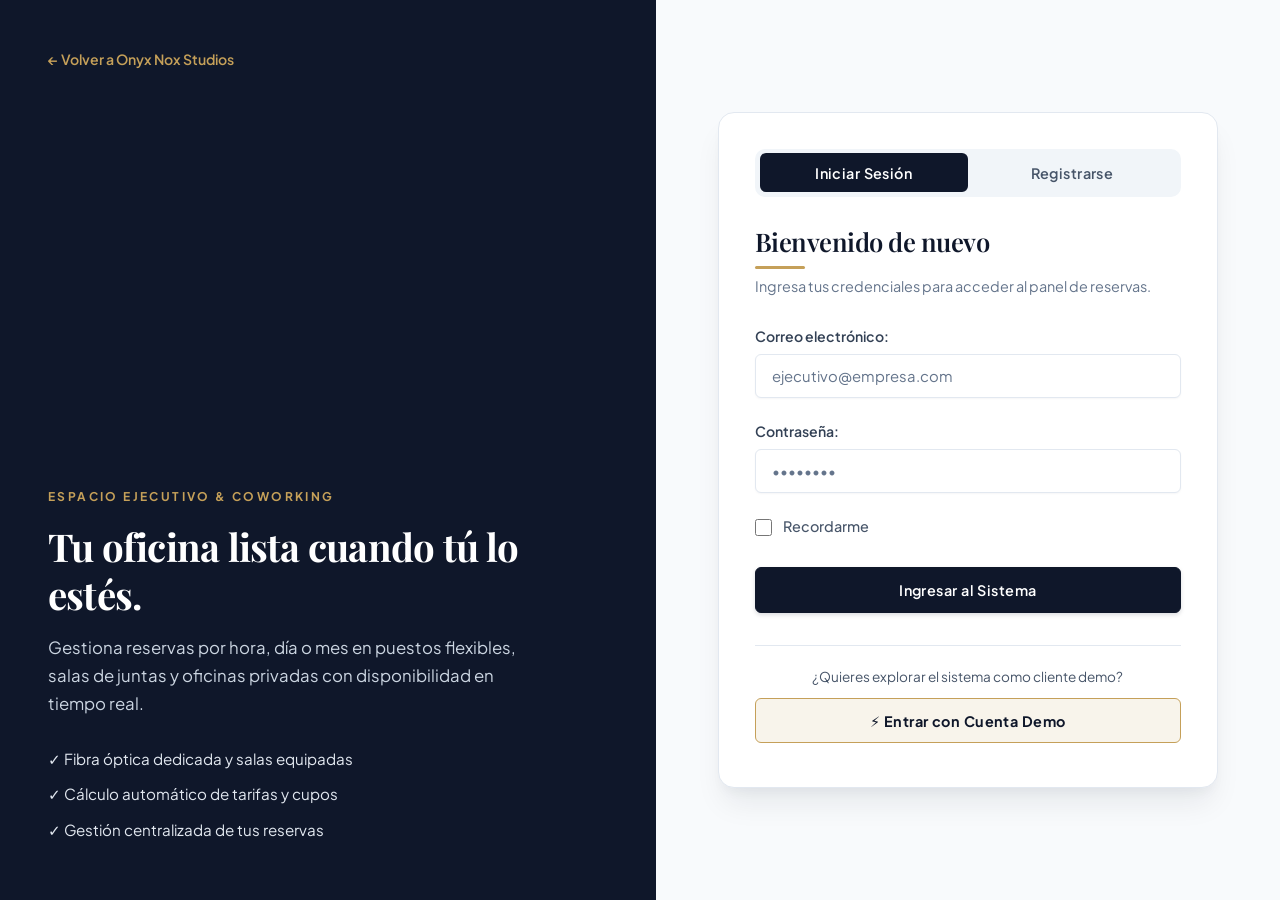
<file: demos/Sistema-Coworking/dashboard.html>
<!DOCTYPE html>
<html lang="es">
<head>
  <meta charset="utf-8">
  <meta name="viewport" content="width=device-width, initial-scale=1">
  <title>Panel de Reservas | Sistema de Coworking</title>
  <link rel="preconnect" href="https://fonts.googleapis.com">
  <link rel="preconnect" href="https://fonts.gstatic.com" crossorigin>
  <link href="https://fonts.googleapis.com/css2?family=Playfair+Display:ital,wght@0,600;0,700;1,400&family=Plus+Jakarta+Sans:wght@300;400;500;600;700;800&display=swap" rel="stylesheet">
  <link rel="stylesheet" href="css/style.css">
</head>
<body>

<header class="dashboard-header">
  <div class="header-top-bar">
    <a href="../../index.html" class="agency-pill">← Portafolio Onyx Nox Studios</a>
    <div id="user-session-bar" class="user-session-bar">
      <!-- Se llena dinámicamente con JS -->
    </div>
  </div>
  <h1>Sistema de Coworking</h1>
  <p>Reserva tu espacio de trabajo por hora, por día o por mes con disponibilidad en tiempo real.</p>
</header>

<nav>
  <ul>
    <li><a href="#inicio">Inicio</a></li>
    <li><a href="#espacios">Espacios</a></li>
    <li><a href="#tarifas">Tarifas</a></li>
    <li><a href="#reservar">Crear reserva</a></li>
    <li><a href="#consultar">Consultar reservas</a></li>
    <li><a href="#preguntas">Preguntas frecuentes</a></li>
    <li><a href="#contacto">Contacto</a></li>
  </ul>
</nav>

<main>

<section id="inicio">
  <h2>Bienvenido al Espacio Ejecutivo</h2>
  <p>Nuestro coworking ofrece puestos de trabajo, escritorios fijos, salas de reuniones y oficinas privadas para freelancers, estudiantes, emprendedores y equipos corporativos.</p>
  <ol>
    <li>Explora nuestros espacios equipados con fibra óptica y salas ejecutivas.</li>
    <li>Consulta las tarifas transparentes por hora, por día y por mes.</li>
    <li>Crea una reserva verificando disponibilidad instantánea.</li>
    <li>Gestiona, filtra o cancela tus reservas desde tu panel.</li>
  </ol>
  <p><b>Horario de atención:</b> lunes a viernes de 7:00 a.m. a 10:00 p.m. y sábados de 8:00 a.m. a 6:00 p.m.</p>
</section>

<section id="espacios">
  <h2>Nuestros espacios</h2>

  <div class="spaces-grid">
    <div class="space-card">
      <img src="https://images.unsplash.com/photo-1527192491265-7e15c55b1ed2?auto=format&fit=crop&w=800&q=80" alt="Puesto flexible de coworking" class="space-img">
      <div class="space-card-body">
        <h3>Puesto flexible</h3>
        <p>Mesa compartida con internet de alta velocidad, café ilimitado y zona común. Ocupa el puesto que prefieras.</p>
        <span class="space-capacity">Capacidad: 10 puestos</span>
      </div>
    </div>

    <div class="space-card">
      <img src="https://images.unsplash.com/photo-1497366216548-37526070297c?auto=format&fit=crop&w=800&q=80" alt="Escritorio fijo ejecutivo" class="space-img">
      <div class="space-card-body">
        <h3>Escritorio fijo</h3>
        <p>Un escritorio asignado exclusivamente para ti, con cajonera con llave, silla ergonómica y lámpara dedicada.</p>
        <span class="space-capacity">Capacidad: 6 escritorios</span>
      </div>
    </div>

    <div class="space-card">
      <img src="https://images.unsplash.com/photo-1431540015161-0bf868a2d407?auto=format&fit=crop&w=800&q=80" alt="Sala de reuniones ejecutiva" class="space-img">
      <div class="space-card-body">
        <h3>Sala de reuniones</h3>
        <p>Sala ejecutiva para hasta 8 personas equipada con pantalla 4K, tablero de cristal y aire acondicionado.</p>
        <span class="space-capacity">Capacidad: 2 salas</span>
      </div>
    </div>

    <div class="space-card">
      <img src="https://images.unsplash.com/photo-1497215842964-222b430dc094?auto=format&fit=crop&w=800&q=80" alt="Oficina privada cerrada" class="space-img">
      <div class="space-card-body">
        <h3>Oficina privada</h3>
        <p>Oficina cerrada acústicamente para equipos de 2 a 4 personas, con acceso privado e iluminación natural.</p>
        <span class="space-capacity">Capacidad: 3 oficinas</span>
      </div>
    </div>
  </div>

  <h3>Servicios incluidos en todos los espacios</h3>
  <ul>
    <li>Internet por fibra óptica simétrica</li>
    <li>Café de especialidad, té y agua</li>
    <li>Zona lounge y descanso</li>
    <li>Impresión y escáner básico</li>
    <li>Seguridad 24/7 y control de acceso</li>
    <li>Baños privados y cocineta equipada</li>
  </ul>
</section>

<section id="tarifas">
  <h2>Tarifas (en pesos colombianos)</h2>
  <p>Los valores se calculan automáticamente según la modalidad de reserva elegida: por hora, por día o por mes.</p>

  <div class="table-responsive">
    <table>
      <caption>Valores por espacio</caption>
      <thead>
        <tr>
          <th>Espacio</th>
          <th>Valor por hora</th>
          <th>Valor por día</th>
          <th>Valor por mes</th>
        </tr>
      </thead>
      <tbody>
        <tr>
          <td>Puesto flexible</td>
          <td>$8.000</td>
          <td>$35.000</td>
          <td>$450.000</td>
        </tr>
        <tr>
          <td>Escritorio fijo</td>
          <td>$12.000</td>
          <td>$55.000</td>
          <td>$750.000</td>
        </tr>
        <tr>
          <td>Sala de reuniones</td>
          <td>$45.000</td>
          <td>$280.000</td>
          <td>$3.200.000</td>
        </tr>
        <tr>
          <td>Oficina privada</td>
          <td>$60.000</td>
          <td>$300.000</td>
          <td>$4.500.000</td>
        </tr>
      </tbody>
    </table>
  </div>

  <h3>Notas sobre las tarifas</h3>
  <ul>
    <li>La reserva mensual ofrece hasta un 40% de ahorro frente a reservas diarias individuales.</li>
    <li>Las reservas por hora operan entre las 7:00 a.m. y las 9:00 p.m.</li>
  </ul>
</section>

<section id="reservar">
  <h2>Crear reserva</h2>
  <p>Selecciona el espacio, modalidad y fecha. El sistema calculará el valor total automáticamente.</p>

  <form id="form-reserva">
    <fieldset>
      <legend>Datos de la reserva</legend>

      <p>
        <label for="res-correo">Correo del usuario:</label>
        <input type="email" id="res-correo" name="correo" required>
      </p>

      <p>
        <label for="res-espacio">Espacio:</label>
        <select id="res-espacio" name="espacio" required>
          <option value="">Selecciona un espacio</option>
          <option value="flexible">Puesto flexible ($8.000/h · $35.000/día · $450.000/mes)</option>
          <option value="fijo">Escritorio fijo ($12.000/h · $55.000/día · $750.000/mes)</option>
          <option value="sala">Sala de reuniones ($45.000/h · $280.000/día · $3.200.000/mes)</option>
          <option value="oficina">Oficina privada ($60.000/h · $300.000/día · $4.500.000/mes)</option>
        </select>
      </p>

      <p>
        <label>Modalidad de la reserva:</label><br>
        <span style="display:flex; gap:1.5rem; flex-wrap:wrap; margin-top:0.4rem;">
          <span><input type="radio" id="mod-hora" name="modalidad" value="hora" checked> <label for="mod-hora">Por hora</label></span>
          <span><input type="radio" id="mod-dia" name="modalidad" value="dia"> <label for="mod-dia">Por día</label></span>
          <span><input type="radio" id="mod-mes" name="modalidad" value="mes"> <label for="mod-mes">Por mes</label></span>
        </span>
      </p>

      <p>
        <label for="res-fecha">Fecha de inicio:</label>
        <input type="date" id="res-fecha" name="fecha" required>
      </p>

      <p>
        <label for="res-hora">Hora de inicio (reservas por hora):</label>
        <input type="time" id="res-hora" name="hora" min="07:00" max="21:00">
      </p>

      <p>
        <label for="res-cantidad">Cantidad (horas, días o meses):</label>
        <input type="number" id="res-cantidad" name="cantidad" min="1" max="30" value="1" required>
      </p>

      <p>
        <label for="res-personas">Número de personas:</label>
        <input type="number" id="res-personas" name="personas" min="1" max="8" value="1">
      </p>
    </fieldset>

    <!-- RESUMEN DINÁMICO EN TIEMPO REAL -->
    <div class="live-total-banner">
      <span>Total estimado de la reserva:</span>
      <strong id="live-total-amount">$0</strong>
    </div>

    <fieldset>
      <legend>Servicios adicionales (Sin costo extra)</legend>
      <p style="display:flex; gap:1.5rem; flex-wrap:wrap; margin-bottom:0;">
        <span><input type="checkbox" id="ad-proyector" name="adicionales" value="proyector"> <label for="ad-proyector">Proyector HD</label></span>
        <span><input type="checkbox" id="ad-cafe" name="adicionales" value="cafe"> <label for="ad-cafe">Estación de café</label></span>
        <span><input type="checkbox" id="ad-impresion" name="adicionales" value="impresion"> <label for="ad-impresion">Pack de impresiones</label></span>
      </p>
    </fieldset>

    <p>
      <label for="res-obs">Observaciones especiales:</label>
      <textarea id="res-obs" name="observaciones" rows="3" placeholder="Indica si requieres configuración especial de sala o recepción de invitados"></textarea>
    </p>

    <p>
      <input type="submit" value="Confirmar reserva">
      <input type="reset" value="Limpiar formulario">
    </p>
  </form>
</section>

<section id="consultar">
  <h2>Consultar reservas</h2>
  <p>Filtra el historial de reservas por correo, rango de fechas, espacio o estado.</p>

  <form id="form-consulta">
    <fieldset>
      <legend>Filtros de búsqueda</legend>

      <p>
        <label for="con-correo">Correo del usuario:</label>
        <input type="email" id="con-correo" name="correo" placeholder="Todos los usuarios">
      </p>

      <p>
        <label for="con-desde">Desde:</label>
        <input type="date" id="con-desde" name="desde">
      </p>

      <p>
        <label for="con-hasta">Hasta:</label>
        <input type="date" id="con-hasta" name="hasta">
      </p>

      <p>
        <label for="con-espacio">Espacio:</label>
        <select id="con-espacio" name="espacio">
          <option value="todos">Todos</option>
          <option value="flexible">Puesto flexible</option>
          <option value="fijo">Escritorio fijo</option>
          <option value="sala">Sala de reuniones</option>
          <option value="oficina">Oficina privada</option>
        </select>
      </p>

      <p>
        <label for="con-estado">Estado:</label>
        <select id="con-estado" name="estado">
          <option value="todos">Todos</option>
          <option value="confirmada">Confirmada</option>
          <option value="pendiente">Pendiente</option>
          <option value="cancelada">Cancelada</option>
        </select>
      </p>

      <p>
        <input type="submit" value="Aplicar filtros">
        <button type="button" id="btn-limpiar-filtros" style="background:transparent; border:1.5px solid var(--color-border); color:var(--color-text-secondary);">Ver todas</button>
      </p>
    </fieldset>
  </form>

  <h3>Listado de reservas</h3>
  <div class="table-responsive">
    <table id="tabla-reservas">
      <thead>
        <tr>
          <th>Código</th>
          <th>Espacio</th>
          <th>Modalidad</th>
          <th>Inicio</th>
          <th>Total</th>
          <th>Estado</th>
          <th>Acción</th>
        </tr>
      </thead>
      <tbody></tbody>
    </table>
  </div>

  <h3>Disponibilidad en tiempo real (Hoy)</h3>
  <div class="table-responsive">
    <table id="tabla-disponibilidad">
      <thead>
        <tr>
          <th>Espacio</th>
          <th>Capacidad Total</th>
          <th>Ocupados Hoy</th>
          <th>Disponibles</th>
        </tr>
      </thead>
      <tbody></tbody>
    </table>
  </div>
</section>

<section id="preguntas">
  <h2>Preguntas frecuentes</h2>

  <details>
    <summary>¿Puedo reservar por hora, por día y por mes?</summary>
    <p>Sí. Al crear la reserva eliges la modalidad y la cantidad de tiempo que necesitas y el sistema calcula el monto total al instante.</p>
  </details>

  <details>
    <summary>¿Qué ocurre si un espacio alcanza su capacidad máxima?</summary>
    <p>El sistema valida los cupos confirmados para esa fecha y bloquea sobre-reservas automáticamente.</p>
  </details>

  <details>
    <summary>¿Puedo cancelar una reserva confirmada?</summary>
    <p>Sí, puedes cancelarla directamente desde la tabla en la sección "Consultar reservas", liberando el cupo inmediatamente.</p>
  </details>
</section>

<section id="contacto">
  <h2>Contacto</h2>
  <div class="contact-container">
    <form id="form-contacto">
      <fieldset>
        <legend>Envíanos un mensaje</legend>
        <p>
          <label for="ct-nombre">Nombre:</label>
          <input type="text" id="ct-nombre" required>
        </p>
        <p>
          <label for="ct-correo">Correo:</label>
          <input type="email" id="ct-correo" required>
        </p>
        <p>
          <label for="ct-mensaje">Mensaje:</label>
          <textarea id="ct-mensaje" rows="4" required></textarea>
        </p>
        <p>
          <input type="submit" value="Enviar mensaje">
        </p>
      </fieldset>
    </form>

    <div class="contact-info-card">
      <h3>Sede Ejecutiva</h3>
      <ul>
        <li>📍 Dirección: Calle 113aa #64bb - 007</li>
        <li>📞 Teléfono: +57 314 532 4303</li>
        <li>✉️ Correo: contacto@coworking-ejecutivo.com</li>
      </ul>
    </div>
  </div>
</section>

</main>

<footer>
  <p><a href="#inicio">Volver arriba</a> · <a href="index.html" id="footer-logout">Cerrar sesión</a></p>
  <p>Sistema de Gestión de Coworking · Desarrollado por Onyx Nox Studios</p>
</footer>

<script src="js/script.js" defer></script>
</body>
</html>
</file>
<file: css/style.css>
/* IMPORTACIÓN DE FUENTE SIFISTICADA */
@import url('https://fonts.googleapis.com/css2?family=Plus+Jakarta+Sans:wght@300;400;500;600;700&display=swap');

/* VARIABLES DE CLASE Y DINERO */
:root {
    --bg-dark-obsidian: #070B14;   /* Fondo ultra oscuro, elegante */
    --bg-card-navy: #0F1626;       /* Fondo de tarjetas, profundo */
    --accent-gold: #D4AF37;        /* Oro metálico clásico */
    --accent-champagne: #F3E5AB;   /* Crema/Champagne brillante para contrastes suaves */
    --text-platinum: #F8FAFC;      /* Texto principal brillante */
    --text-muted: #94A3B8;         /* Texto secundario elegante */
    --gradient-gold: linear-gradient(135deg, #D4AF37 0%, #F3E5AB 100%);
    --gradient-dark: linear-gradient(180deg, #070B14 0%, #0F1626 100%);
}

/* RESET PREMIUM */
* {
    margin: 0;
    padding: 0;
    box-sizing: border-box;
    font-family: 'Plus Jakarta Sans', sans-serif;
    scroll-behavior: smooth;
}

body {
    background-color: var(--bg-dark-obsidian);
    color: var(--text-platinum);
    overflow-x: hidden;
}

/* NAVBAR DE ALTA CLASE */
.navbar {
    display: flex;
    justify-content: space-between;
    align-items: center;
    padding: 25px 8%;
    background-color: rgba(7, 11, 20, 0.95);
    border-bottom: 1px solid rgba(212, 175, 55, 0.1);
    position: sticky;
    top: 0;
    z-index: 1000;
    backdrop-filter: blur(10px);
}

.logo {
    font-size: 24px;
    font-weight: 700;
    letter-spacing: -0.5px;
    color: var(--text-platinum);
}

.nav-links {
    list-style: none;
    display: flex;
    gap: 35px;
}

.nav-links a {
    text-decoration: none;
    color: var(--text-muted);
    font-weight: 500;
    font-size: 15px;
    transition: color 0.3s ease;
}

.nav-links a:hover {
    color: var(--accent-gold);
}

.btn-nav {
    background: transparent;
    color: var(--accent-gold);
    border: 1px solid var(--accent-gold);
    padding: 10px 22px;
    text-decoration: none;
    font-weight: 600;
    font-size: 14px;
    border-radius: 50px;
    transition: all 0.3s ease;
}

.btn-nav:hover {
    background: var(--gradient-gold);
    color: var(--bg-dark-obsidian);
    box-shadow: 0 4px 15px rgba(212, 175, 55, 0.3);
}

/* HERO SECTION IMPONENTE */
.hero {
    min-height: 85vh;
    display: flex;
    justify-content: center;
    align-items: center;
    text-align: center;
    padding: 0 20px;
    background: radial-gradient(circle at top, #14213d 0%, var(--bg-dark-obsidian) 70%);
}

.hero-content {
    max-width: 800px;
}

.badge {
    display: inline-block;
    padding: 6px 16px;
    background: rgba(212, 175, 55, 0.1);
    border: 1px solid rgba(212, 175, 55, 0.2);
    color: var(--accent-gold);
    border-radius: 50px;
    font-size: 13px;
    font-weight: 600;
    margin-bottom: 25px;
    text-transform: uppercase;
    letter-spacing: 1px;
}

.hero-content h1 {
    font-size: 52px;
    font-weight: 700;
    line-height: 1.15;
    margin-bottom: 25px;
    letter-spacing: -1px;
}

.accent-text,
.text-gradient {
    background: var(--gradient-gold);
    background-clip: text;
    -webkit-background-clip: text;
    -webkit-text-fill-color: transparent;
}

.hero-content p {
    font-size: 19px;
    color: var(--text-muted);
    line-height: 1.6;
    margin-bottom: 40px;
    font-weight: 300;
}

.hero-actions {
    display: flex;
    justify-content: center;
    gap: 20px;
}

.btn-primary {
    background: var(--gradient-gold);
    color: var(--bg-dark-obsidian);
    padding: 15px 35px;
    text-decoration: none;
    font-weight: 600;
    border-radius: 50px;
    box-shadow: 0 4px 20px rgba(212, 175, 55, 0.25);
    transition: transform 0.3s ease, box-shadow 0.3s ease;
}

.btn-primary:hover {
    transform: translateY(-2px);
    box-shadow: 0 6px 25px rgba(212, 175, 55, 0.4);
}

.btn-secondary {
    background: rgba(255, 255, 255, 0.03);
    color: var(--text-platinum);
    border: 1px solid rgba(255, 255, 255, 0.1);
    padding: 15px 35px;
    text-decoration: none;
    font-weight: 600;
    border-radius: 50px;
    transition: background 0.3s ease;
}

.btn-secondary:hover {
    background: rgba(255, 255, 255, 0.08);
}

/* SECCIONES COMPARTIDAS */
.services-section, .portfolio-section {
    padding: 100px 8%;
    background-color: var(--bg-dark-obsidian);
}

.section-header {
    text-align: center;
    margin-bottom: 60px;
}

.section-header h2 {
    font-size: 36px;
    font-weight: 700;
    margin-bottom: 15px;
}

.section-header p {
    color: var(--text-muted);
    font-size: 16px;
}

/* CUADRICULA DE TARIFAS (PLANES) */
.pricing-grid {
    display: grid;
    grid-template-columns: repeat(auto-fit, minmax(290px, 1fr));
    gap: 30px;
    align-items: stretch;
}

.price-card {
    background-color: var(--bg-card-navy);
    border: 1px solid rgba(255, 255, 255, 0.03);
    border-radius: 20px;
    padding: 40px 30px;
    display: flex;
    flex-direction: column;
    position: relative;
    transition: transform 0.3s ease, border 0.3s ease;
}

.price-card:hover {
    transform: translateY(-5px);
    border-color: rgba(212, 175, 55, 0.2);
}

/* Tarjeta Destacada Premium */
.price-card.featured {
    border: 1px solid var(--accent-gold);
    box-shadow: 0 10px 30px rgba(212, 175, 55, 0.05);
}

.badge-featured {
    position: absolute;
    top: -15px;
    left: 50%;
    transform: translateX(-50%);
    background: var(--gradient-gold);
    color: var(--bg-dark-obsidian);
    padding: 5px 15px;
    font-size: 11px;
    font-weight: 700;
    border-radius: 50px;
    text-transform: uppercase;
    letter-spacing: 0.5px;
}

.card-tier {
    font-size: 13px;
    font-weight: 600;
    color: var(--accent-gold);
    text-transform: uppercase;
    letter-spacing: 1px;
    margin-bottom: 10px;
}

.price-card h3 {
    font-size: 24px;
    margin-bottom: 15px;
}

.price {
    font-size: 32px;
    font-weight: 700;
    margin-bottom: 20px;
    color: var(--text-platinum);
}

.currency {
    font-size: 16px;
    font-weight: 500;
    color: var(--text-muted);
}

.card-desc {
    font-size: 14px;
    color: var(--text-muted);
    line-height: 1.5;
    margin-bottom: 30px;
}

.features {
    list-style: none;
    margin-bottom: 40px;
    flex-grow: 1;
}

.features li {
    font-size: 14px;
    color: var(--text-platinum);
    margin-bottom: 15px;
    position: relative;
    padding-left: 20px;
}

.features li::before {
    content: "✓";
    position: absolute;
    left: 0;
    color: var(--accent-gold);
    font-weight: bold;
}

.btn-card {
    display: block;
    text-align: center;
    background: rgba(255, 255, 255, 0.03);
    color: var(--text-platinum);
    border: 1px solid rgba(255, 255, 255, 0.1);
    padding: 12px;
    text-decoration: none;
    font-weight: 600;
    border-radius: 50px;
    transition: all 0.3s ease;
}

.btn-card:hover {
    background: rgba(255, 255, 255, 0.08);
}

.btn-featured {
    background: var(--gradient-gold);
    color: var(--bg-dark-obsidian);
    border: none;
}

.btn-featured:hover {
    background: var(--accent-champagne);
    box-shadow: 0 4px 15px rgba(212, 175, 55, 0.2);
}

/* PORTAFOLIO DEMO SECCIÓN */
.portfolio-grid {
    display: grid;
    grid-template-columns: 1fr;
    gap: 30px;
}

.portfolio-item {
    background: linear-gradient(90deg, var(--bg-card-navy) 0%, rgba(15, 22, 38, 0.5) 100%);
    border: 1px solid rgba(255, 255, 255, 0.02);
    border-radius: 20px;
    padding: 40px;
    display: flex;
    align-items: center;
}

.client-tag {
    font-size: 12px;
    color: var(--accent-gold);
    text-transform: uppercase;
    font-weight: 600;
    letter-spacing: 1px;
}

.portfolio-info h3 {
    font-size: 28px;
    margin: 10px 0 15px 0;
}

.portfolio-info p {
    color: var(--text-muted);
    max-width: 600px;
    line-height: 1.6;
    margin-bottom: 25px;
}

.view-demo-link {
    color: var(--accent-gold);
    text-decoration: none;
    font-weight: 600;
    transition: color 0.3s;
}

.view-demo-link:hover {
    color: var(--accent-champagne);
}

/* FOOTER ELEGANTE */
footer {
    background-color: #04070D;
    padding: 60px 8% 30px 8%;
    border-top: 1px solid rgba(212, 175, 55, 0.05);
}

.footer-grid {
    display: flex;
    justify-content: space-between;
    flex-wrap: wrap;
    gap: 40px;
    margin-bottom: 40px;
}

.footer-brand h3 {
    font-size: 22px;
    margin-bottom: 10px;
}

.footer-brand p {
    color: var(--text-muted);
    font-size: 14px;
}

.footer-links h4 {
    font-size: 15px;
    color: var(--accent-gold);
    margin-bottom: 15px;
}

.footer-links a {
    display: block;
    color: var(--text-muted);
    text-decoration: none;
    margin-bottom: 10px;
    font-size: 14px;
    transition: color 0.3s;
}

.footer-links a:hover {
    color: var(--text-platinum);
}

.footer-bottom {
    text-align: center;
    border-top: 1px solid rgba(255, 255, 255, 0.02);
    padding-top: 30px;
    font-size: 13px;
    color: #475569;
}

/* DISEÑO RESPONSIVO DE CLASE */
@media (max-width: 768px) {
    .navbar {
        flex-direction: column;
        gap: 20px;
        padding: 20px;
    }
    .nav-links {
        gap: 20px;
    }
    .hero-content h1 {
        font-size: 36px;
    }
    .hero-actions {
        flex-direction: column;
        gap: 15px;
    }
    .portfolio-item {
        padding: 25px;
    }
}

/* SECCIÓN MANTENIMIENTO MENSUAL */
.maintenance-section {
    padding: 60px 8%;
    background: linear-gradient(180deg, var(--bg-dark-obsidian) 0%, #0c1424 100%);
    border-top: 1px solid rgba(212, 175, 55, 0.05);
    border-bottom: 1px solid rgba(212, 175, 55, 0.05);
}

.maintenance-container {
    display: flex;
    align-items: center;
    justify-content: space-between;
    background-color: var(--bg-card-navy);
    border: 1px solid rgba(212, 175, 55, 0.1);
    border-radius: 20px;
    padding: 50px;
    gap: 40px;
    flex-wrap: wrap;
}

.maintenance-text {
    flex: 1 1 45%;
}

.maintenance-text h2 {
    font-size: 32px;
    font-weight: 700;
    margin-bottom: 15px;
}

.maintenance-text p {
    color: var(--text-muted);
    line-height: 1.6;
    margin-bottom: 25px;
}

.maintenance-price {
    margin-top: 20px;
}

.m-price {
    font-size: 40px;
    font-weight: 700;
    color: var(--accent-gold);
}

.m-currency {
    font-size: 16px;
    color: var(--text-muted);
    font-weight: 500;
}

.maintenance-features-box {
    flex: 1 1 45%;
    background: rgba(7, 11, 20, 0.5);
    padding: 35px;
    border-radius: 15px;
    border: 1px solid rgba(255, 255, 255, 0.02);
}

.m-features {
    list-style: none;
    margin-bottom: 30px;
}

.m-features li {
    font-size: 14px;
    color: var(--text-platinum);
    margin-bottom: 12px;
    position: relative;
    padding-left: 25px;
}

.m-features li::before {
    content: "🔒";
    position: absolute;
    left: 0;
    font-size: 12px;
}

.maintenance-features-box .btn-primary {
    width: 100%;
    text-align: center;
    cursor: pointer;
    border: none;
}

@media (max-width: 768px) {
    .maintenance-container {
        padding: 30px 20px;
        flex-direction: column;
    }
}

/* ESTILO BOTÓN FLOTANTE WHATSAPP */
.whatsapp-float {
    position: fixed;
    width: 60px;
    height: 60px;
    bottom: 40px;
    right: 40px;
    background-color: #25d366;
    color: #fff;
    border-radius: 50px;
    display: flex;
    align-items: center;
    justify-content: center;
    box-shadow: 0 4px 15px rgba(37, 211, 102, 0.4);
    z-index: 1000;
    transition: all 0.3s ease;
}

.whatsapp-float:hover {
    transform: translateY(-5px);
    box-shadow: 0 6px 20px rgba(37, 211, 102, 0.6);
    background-color: #20ba5a;
}

/* Evitar que se tape en celulares si el contenido es muy estrecho */
@media (max-width: 768px) {
    .whatsapp-float {
        width: 55px;
        height: 55px;
        bottom: 20px;
        right: 20px;
    }
}

/* ESTILOS DE LA PÁGINA DE DETALLE DE PLANES */
.plan-detail-page {
    background-color: var(--bg-dark-obsidian);
    color: var(--text-platinum);
    font-family: sans-serif; /* O la tipografía que estés usando */
    padding: 40px 5%;
}

.nav-back-container {
    margin-bottom: 30px;
}

.btn-back {
    color: var(--accent-gold);
    text-decoration: none;
    font-size: 16px;
    font-weight: 500;
    transition: color 0.3s;
}

.btn-back:hover {
    color: #fff;
}

.plan-detail-container {
    max-width: 1100px;
    margin: 0 auto;
}

.plan-header {
    text-align: center;
    margin-bottom: 50px;
}

.plan-badge {
    background: rgba(212, 175, 55, 0.1);
    color: var(--accent-gold);
    padding: 6px 16px;
    border-radius: 20px;
    font-size: 13px;
    font-weight: 600;
    text-transform: uppercase;
    display: inline-block;
    margin-bottom: 15px;
}

.plan-header h1 {
    font-size: 42px;
    margin-bottom: 15px;
}

.plan-description {
    color: var(--text-muted);
    max-width: 700px;
    margin: 0 auto 25px auto;
    font-size: 18px;
    line-height: 1.6;
}

.plan-price-large {
    font-size: 48px;
    font-weight: 700;
    color: var(--accent-gold);
}

.plan-price-large .currency {
    font-size: 18px;
    color: var(--text-muted);
}

.plan-grid {
    display: flex;
    gap: 40px;
    flex-wrap: wrap;
}

.plan-includes-box {
    flex: 2 1 600px;
    background-color: var(--bg-card-navy);
    padding: 40px;
    border-radius: 20px;
    border: 1px solid rgba(255, 255, 255, 0.03);
}

.plan-includes-box h3, .plan-cta-box h3 {
    font-size: 24px;
    margin-bottom: 25px;
}

.detailed-features-list {
    list-style: none;
}

.detailed-features-list li {
    margin-bottom: 20px;
    font-size: 16px;
    line-height: 1.6;
    position: relative;
    padding-left: 30px;
}

.detailed-features-list li::before {
    content: "⚡";
    position: absolute;
    left: 0;
    color: var(--accent-gold);
}

.plan-cta-box {
    flex: 1 1 350px;
    background: linear-gradient(145deg, #0d1627 0%, #060a12 100%);
    padding: 40px;
    border-radius: 20px;
    border: 1px solid rgba(212, 175, 55, 0.1);
    align-self: flex-start;
}

.plan-cta-box p {
    color: var(--text-muted);
    font-size: 14px;
    line-height: 1.5;
    margin-bottom: 25px;
}

.btn-whatsapp-plan {
    width: 100%;
    background-color: #25d366;
    color: white;
    border: none;
    padding: 15px 20px;
    font-size: 16px;
    font-weight: 600;
    border-radius: 12px;
    cursor: pointer;
    box-shadow: 0 4px 15px rgba(37, 211, 102, 0.3);
    transition: all 0.3s ease;
}

.btn-whatsapp-plan:hover {
    background-color: #20ba5a;
    transform: translateY(-2px);
    box-shadow: 0 6px 20px rgba(37, 211, 102, 0.5);
}

.plan-requirements {
    margin-top: 30px;
    border-top: 1px solid rgba(255, 255, 255, 0.05);
    padding-top: 20px;
}

.plan-requirements h4 {
    font-size: 15px;
    margin-bottom: 10px;
    color: var(--accent-gold);
}

.plan-requirements ul {
    list-style: none;
    font-size: 13px;
    color: var(--text-muted);
}

.plan-requirements ul li {
    margin-bottom: 8px;
}

@media (max-width: 768px) {
    .plan-grid {
        flex-direction: column;
    }
} 

/* AJUSTE LOGO INTERMEDIO PERFECTO (SIN CORTAR Y MÁS GRANDE) */
.logo-container {
    display: flex;
    align-items: center;
    justify-content: center;
    width: 140px;       /* Ancho ideal en tu barra para que no empuje el menú */
    height: 70px;       /* Altura perfecta en el navbar */
    overflow: hidden;   /* Recorta limpiamente las esquinas vacías de la imagen */
    text-decoration: none;
}

.nav-logo {
    width: 100%;
    height: 100%;
    /* Rellena el contenedor para que juegue a favor del tamaño */
    object-fit: cover; 
    
    /* ¡AQUÍ ESTÁ LA MAGIA INTERMEDIA!
       - scale(1.5): Un zoom moderado. No es el 2.2 de antes que lo cortaba, ni el 1.0 que lo encogía.
       - object-position: centrado horizontalmente (center) y subimos un 45% para enfocar el texto */
    transform: scale(1.5);
    object-position: center 45%; 

    /* Filtros premium para que la letra y el dorado brillen con nitidez 4K */
    filter: contrast(1.15) brightness(1.3) drop-shadow(0 0 10px rgba(212, 175, 55, 0.4));
    
    transition: transform 0.3s ease, filter 0.3s ease;
}

/* Efecto elegante al pasar el mouse */
.logo-container:hover .nav-logo {
    transform: scale(1.35); /* Crece solo un toque sutil */
    filter: contrast(1.2) brightness(1.4) drop-shadow(0 0 15px rgba(212, 175, 55, 0.55));
}

/* SELECTOR DE REGIÓN / MONEDA EN NAVBAR */
.nav-actions {
    display: flex;
    align-items: center;
    gap: 15px;
}

.region-switcher {
    display: flex;
    background: rgba(255, 255, 255, 0.04);
    border: 1px solid rgba(212, 175, 55, 0.25);
    border-radius: 50px;
    padding: 3px;
}

.region-btn {
    background: transparent;
    border: none;
    color: var(--text-muted);
    font-size: 12px;
    font-weight: 600;
    padding: 6px 12px;
    border-radius: 50px;
    cursor: pointer;
    transition: all 0.25s ease;
}

.region-btn.active {
    background: var(--gradient-gold);
    color: var(--bg-dark-obsidian);
}

/* SECCIÓN FORMULARIO DE CONTACTO */
.contact-section {
    padding: 90px 8%;
    background-color: var(--bg-dark-obsidian);
    border-top: 1px solid rgba(212, 175, 55, 0.06);
}

.contact-form {
    max-width: 680px;
    margin: 0 auto;
    background-color: var(--bg-card-navy);
    padding: 40px;
    border-radius: 20px;
    border: 1px solid rgba(212, 175, 55, 0.12);
    display: flex;
    flex-direction: column;
    gap: 18px;
}

.form-row {
    display: grid;
    grid-template-columns: 1fr 1fr;
    gap: 18px;
}

.contact-form input,
.contact-form select,
.contact-form textarea {
    width: 100%;
    padding: 14px 18px;
    background-color: rgba(7, 11, 20, 0.8);
    border: 1px solid rgba(255, 255, 255, 0.08);
    border-radius: 12px;
    color: var(--text-platinum);
    font-size: 14px;
    outline: none;
    transition: border-color 0.3s ease;
}

.contact-form input:focus,
.contact-form select:focus,
.contact-form textarea:focus {
    border-color: var(--accent-gold);
}

.contact-form button {
    border: none;
    cursor: pointer;
    width: 100%;
    font-size: 15px;
}

@media (max-width: 768px) {
    .nav-actions {
        flex-direction: column;
    }
    .form-row {
        grid-template-columns: 1fr;
    }
    .contact-form {
        padding: 25px 20px;
    }
}

/* CALCULADORA DE PRESUPUESTO */
.calculator-section {
    padding: 90px 8%;
    background: linear-gradient(180deg, var(--bg-dark-obsidian) 0%, #0b1120 100%);
    border-top: 1px solid rgba(212, 175, 55, 0.08);
}

.calculator-box {
    max-width: 1050px;
    margin: 0 auto;
    background-color: var(--bg-card-navy);
    border: 1px solid rgba(212, 175, 55, 0.2);
    border-radius: 22px;
    padding: 45px;
    display: grid;
    grid-template-columns: 1.4fr 1fr;
    gap: 40px;
    align-items: center;
}

.calc-group {
    margin-bottom: 25px;
}

.calc-group:last-child {
    margin-bottom: 0;
}

.calc-group h4 {
    color: var(--accent-gold);
    font-size: 15px;
    margin-bottom: 14px;
    letter-spacing: 0.3px;
}

.calc-radio-card,
.calc-check-item {
    display: flex;
    align-items: center;
    gap: 12px;
    background: rgba(7, 11, 20, 0.65);
    border: 1px solid rgba(255, 255, 255, 0.06);
    padding: 13px 16px;
    border-radius: 12px;
    margin-bottom: 10px;
    cursor: pointer;
    font-size: 14px;
    color: var(--text-platinum);
    transition: border-color 0.25s ease, background 0.25s ease;
}

.calc-radio-card:hover,
.calc-check-item:hover {
    border-color: rgba(212, 175, 55, 0.45);
    background: rgba(212, 175, 55, 0.05);
}

.calc-radio-card input,
.calc-check-item input {
    accent-color: var(--accent-gold);
    width: 17px;
    height: 17px;
    cursor: pointer;
}

.calc-summary {
    background: linear-gradient(145deg, #070b14 0%, #121c33 100%);
    border: 1px solid rgba(212, 175, 55, 0.3);
    border-radius: 18px;
    padding: 35px 28px;
    text-align: center;
}

.calc-summary-label {
    font-size: 13px;
    text-transform: uppercase;
    letter-spacing: 1.2px;
    color: var(--accent-gold);
    font-weight: 600;
}

.calc-total-display {
    font-size: 48px;
    font-weight: 700;
    color: var(--text-platinum);
    margin: 12px 0;
}

.calc-note {
    font-size: 13px;
    color: var(--text-muted);
    line-height: 1.5;
    margin-bottom: 25px;
}

.calc-summary .btn-primary {
    width: 100%;
    border: none;
    cursor: pointer;
    font-size: 14px;
}

/* MODAL LEGAL */
.legal-modal {
    display: none;
    position: fixed;
    inset: 0;
    background: rgba(4, 7, 13, 0.85);
    backdrop-filter: blur(6px);
    z-index: 2000;
    align-items: center;
    justify-content: center;
    padding: 20px;
}

.legal-modal.open {
    display: flex;
}

.legal-modal-content {
    background: var(--bg-card-navy);
    border: 1px solid rgba(212, 175, 55, 0.3);
    border-radius: 18px;
    max-width: 650px;
    width: 100%;
    padding: 35px;
    position: relative;
    max-height: 85vh;
    overflow-y: auto;
}

.legal-close-btn {
    position: absolute;
    top: 18px;
    right: 22px;
    background: none;
    border: none;
    color: var(--text-muted);
    font-size: 28px;
    cursor: pointer;
}

.legal-close-btn:hover {
    color: var(--accent-gold);
}

.legal-modal-content h3 {
    color: var(--accent-gold);
    margin-bottom: 18px;
    font-size: 22px;
}

.legal-modal-body p {
    color: var(--text-muted);
    font-size: 14px;
    line-height: 1.65;
    margin-bottom: 14px;
}

.legal-modal-body strong {
    color: var(--text-platinum);
}

@media (max-width: 850px) {
    .calculator-box {
        grid-template-columns: 1fr;
        padding: 28px 20px;
    }
}
</file>
<file: demos/Sistema-Coworking/css/style.css>
/* ==========================================================================
   SISTEMA DE COWORKING - HOJA DE ESTILOS EJECUTIVA & SOBRIA
   Diseño: Elegante, sobrio, contemporáneo y de alta gama.
   Paleta: Midnight Slate, Blanco Puro, Toques Bronce/Oro Champagne y Gris Seda.
   ========================================================================== */

@import url('https://fonts.googleapis.com/css2?family=Plus+Jakarta+Sans:wght@300;400;500;600;700;800&family=Playfair+Display:ital,wght@0,600;0,700;1,400&display=swap');

/* --------------------------------------------------------------------------
   1. VARIABLES DE DISEÑO (DESIGN TOKENS)
   -------------------------------------------------------------------------- */
:root {
  /* Tipografías */
  --font-sans: 'Plus Jakarta Sans', system-ui, -apple-system, BlinkMacSystemFont, 'Segoe UI', Roboto, sans-serif;
  --font-serif: 'Playfair Display', Georgia, Cambria, serif;

  /* Paleta Sobria & Elegante */
  --color-primary: #0f172a;       /* Slate 900: Profundo y sofisticado */
  --color-primary-light: #1e293b; /* Slate 800 */
  --color-primary-soft: #334155;  /* Slate 700 */
  
  --color-accent: #c5a059;        /* Oro Champagne / Bronce cálido */
  --color-accent-hover: #b08d48;  /* Tono oro más profundo al hover */
  --color-accent-subtle: rgba(197, 160, 89, 0.12);
  --color-accent-glow: rgba(197, 160, 89, 0.25);

  --color-bg-page: #f8fafc;       /* Fondo general: Slate 50 ultra suave */
  --color-surface: #ffffff;       /* Fondo tarjetas / secciones */
  --color-surface-alt: #f1f5f9;   /* Slate 100 sutil */
  --color-surface-hover: #fcfcfd;

  --color-text-main: #1e293b;     /* Texto principal de alto contraste */
  --color-text-secondary: #475569;/* Texto secundario / descriptivo */
  --color-text-muted: #64748b;    /* Texto tenue / placeholders */
  --color-text-inverse: #ffffff;  /* Texto sobre fondos oscuros */

  --color-border: #e2e8f0;        /* Bordes sutiles y limpios */
  --color-border-subtle: #f1f5f9;
  --color-border-focus: #c5a059;

  /* Estados Funcionales (Sobrios, nada estridentes) */
  --state-confirm-text: #166534;
  --state-confirm-bg: #dcfce7;
  --state-confirm-border: #bbf7d0;

  --state-pending-text: #92400e;
  --state-pending-bg: #fef3c7;
  --state-pending-border: #fde68a;

  --state-cancel-text: #991b1b;
  --state-cancel-bg: #fee2e2;
  --state-cancel-border: #fecaca;

  /* Sombras Suaves Multicapa */
  --shadow-xs: 0 1px 2px rgba(15, 23, 42, 0.04);
  --shadow-sm: 0 2px 6px -1px rgba(15, 23, 42, 0.05), 0 1px 3px -1px rgba(15, 23, 42, 0.03);
  --shadow-md: 0 8px 20px -3px rgba(15, 23, 42, 0.06), 0 3px 6px -2px rgba(15, 23, 42, 0.03);
  --shadow-lg: 0 20px 30px -6px rgba(15, 23, 42, 0.08), 0 8px 12px -4px rgba(15, 23, 42, 0.04);

  /* Radios */
  --radius-sm: 6px;
  --radius-md: 10px;
  --radius-lg: 16px;
  --radius-xl: 20px;
  --radius-pill: 9999px;

  /* Transiciones */
  --transition-fast: 0.15s ease;
  --transition-normal: 0.25s cubic-bezier(0.4, 0, 0.2, 1);
  --transition-slow: 0.4s cubic-bezier(0.4, 0, 0.2, 1);

  /* Espaciado del contenedor */
  --max-width: 1140px;
}

/* --------------------------------------------------------------------------
   2. RESETEO Y BASES GLOBALES
   -------------------------------------------------------------------------- */
*,
*::before,
*::after {
  box-sizing: border-box;
  margin: 0;
  padding: 0;
}

html {
  font-size: 16px;
  scroll-behavior: smooth;
  scroll-padding-top: 90px;
  -webkit-font-smoothing: antialiased;
  -moz-osx-font-smoothing: grayscale;
}

body {
  font-family: var(--font-sans);
  background-color: var(--color-bg-page);
  color: var(--color-text-main);
  line-height: 1.65;
  min-height: 100vh;
  display: flex;
  flex-direction: column;
}

/* Selección de texto */
::selection {
  background-color: var(--color-accent-subtle);
  color: var(--color-primary);
}

/* Enlaces base */
a {
  color: var(--color-accent-hover);
  text-decoration: none;
  transition: color var(--transition-fast), text-decoration var(--transition-fast);
}

a:hover {
  color: var(--color-accent);
  text-decoration: underline;
  text-underline-offset: 3px;
}

/* Encabezados */
h1, h2, h3, h4 {
  color: var(--color-primary);
  font-weight: 700;
  line-height: 1.25;
  letter-spacing: -0.02em;
}

h1 {
  font-family: var(--font-serif);
  font-size: clamp(2rem, 3.5vw, 2.75rem);
  font-weight: 700;
}

h2 {
  font-family: var(--font-serif);
  font-size: clamp(1.5rem, 2.5vw, 2rem);
  font-weight: 600;
  position: relative;
  padding-bottom: 0.75rem;
  margin-bottom: 1.5rem;
  display: flex;
  align-items: center;
  gap: 0.5rem;
}

h2::after {
  content: "";
  position: absolute;
  bottom: 0;
  left: 0;
  width: 50px;
  height: 2.5px;
  background: var(--color-accent);
  border-radius: var(--radius-pill);
}

h3 {
  font-size: 1.2rem;
  font-weight: 600;
  margin-top: 1.75rem;
  margin-bottom: 0.75rem;
  color: var(--color-primary-light);
}

p {
  color: var(--color-text-secondary);
  margin-bottom: 1rem;
}

hr {
  border: none;
  height: 1px;
  background: linear-gradient(90deg, transparent, var(--color-border), transparent);
  margin: 3.5rem 0;
}

/* --------------------------------------------------------------------------
   3. ENCABEZADO Y NAVEGACIÓN PRINCIPAL (HEADER & NAV)
   -------------------------------------------------------------------------- */
header {
  background: linear-gradient(135deg, var(--color-primary) 0%, var(--color-primary-light) 100%);
  color: var(--color-text-inverse);
  padding: 3.5rem 1.5rem 2.75rem;
  text-align: center;
  position: relative;
  box-shadow: var(--shadow-md);
  border-bottom: 2px solid var(--color-accent);
}

header::before {
  content: "ESPACIO EJECUTIVO & COWORKING";
  display: inline-block;
  font-size: 0.75rem;
  font-weight: 700;
  letter-spacing: 0.25em;
  color: var(--color-accent);
  margin-bottom: 0.75rem;
  text-transform: uppercase;
}

header h1 {
  color: var(--color-text-inverse);
  margin-bottom: 0.5rem;
  letter-spacing: -0.01em;
}

header p {
  color: #94a3b8;
  font-size: 1.05rem;
  max-width: 600px;
  margin: 0 auto;
  font-weight: 300;
}

/* Barra de Navegación */
nav {
  position: sticky;
  top: 0;
  z-index: 1000;
  background: rgba(15, 23, 42, 0.94);
  backdrop-filter: blur(12px);
  -webkit-backdrop-filter: blur(12px);
  border-bottom: 1px solid rgba(255, 255, 255, 0.1);
  box-shadow: 0 4px 20px -2px rgba(15, 23, 42, 0.25);
  margin: 0;
  padding: 0.85rem 1.5rem;
  width: 100%;
}

nav ul {
  list-style: none;
  display: flex;
  flex-wrap: wrap;
  justify-content: center;
  gap: 0.35rem 0.65rem;
  max-width: var(--max-width);
  margin: 0 auto;
}

nav li {
  display: inline-block;
}

nav a {
  display: inline-block;
  padding: 0.45rem 0.85rem;
  color: #cbd5e1;
  font-size: 0.85rem;
  font-weight: 500;
  letter-spacing: 0.02em;
  border-radius: var(--radius-sm);
  transition: all var(--transition-fast);
  border: 1px solid transparent;
}

nav a:hover {
  color: var(--color-text-inverse);
  background: rgba(255, 255, 255, 0.06);
  border-color: rgba(197, 160, 89, 0.35);
  text-decoration: none;
  transform: translateY(-1px);
}

/* --------------------------------------------------------------------------
   4. ESTRUCTURA DEL CONTENIDO PRINCIPAL (MAIN & SECTIONS)
   -------------------------------------------------------------------------- */
main {
  width: 100%;
  max-width: var(--max-width);
  margin: 2.5rem auto 4rem;
  padding: 0 1.5rem;
  flex: 1;
}

section {
  background: var(--color-surface);
  border: 1px solid var(--color-border);
  border-radius: var(--radius-lg);
  padding: 2.5rem;
  margin-bottom: 2.5rem;
  box-shadow: var(--shadow-sm);
  position: relative;
  transition: box-shadow var(--transition-normal);
}

section:hover {
  box-shadow: var(--shadow-md);
}

/* --------------------------------------------------------------------------
   5. SECCIÓN INICIO (BIENVENIDA & DESTACADOS)
   -------------------------------------------------------------------------- */
#inicio p:first-of-type {
  font-size: 1.1rem;
  color: var(--color-text-secondary);
  line-height: 1.7;
}

#inicio ol {
  list-style: none;
  counter-reset: custom-counter;
  display: grid;
  grid-template-columns: repeat(auto-fit, minmax(280px, 1fr));
  gap: 1rem;
  margin: 1.75rem 0 2rem;
}

#inicio ol li {
  counter-increment: custom-counter;
  position: relative;
  padding: 1.15rem 1.25rem 1.15rem 3.5rem;
  background: var(--color-surface-alt);
  border: 1px solid var(--color-border);
  border-radius: var(--radius-md);
  font-size: 0.95rem;
  font-weight: 500;
  color: var(--color-primary-light);
  transition: transform var(--transition-fast), border-color var(--transition-fast);
}

#inicio ol li:hover {
  transform: translateY(-2px);
  border-color: var(--color-accent);
}

#inicio ol li::before {
  content: counter(custom-counter);
  position: absolute;
  top: 50%;
  left: 1.1rem;
  transform: translateY(-50%);
  width: 26px;
  height: 26px;
  background: var(--color-primary);
  color: var(--color-accent);
  font-weight: 700;
  font-size: 0.85rem;
  border-radius: var(--radius-pill);
  display: flex;
  align-items: center;
  justify-content: center;
  box-shadow: var(--shadow-xs);
}

/* Horario de Atención destacado */
#inicio p:last-child {
  background: linear-gradient(to right, rgba(197, 160, 89, 0.08), rgba(248, 250, 252, 0.5));
  border-left: 4px solid var(--color-accent);
  border-top: 1px solid var(--color-border);
  border-right: 1px solid var(--color-border);
  border-bottom: 1px solid var(--color-border);
  padding: 1rem 1.25rem;
  border-radius: 0 var(--radius-md) var(--radius-md) 0;
  color: var(--color-primary-soft);
  font-size: 0.95rem;
  margin-top: 1.5rem;
  margin-bottom: 0;
}

#inicio p:last-child b {
  color: var(--color-primary);
  font-weight: 600;
  text-transform: uppercase;
  font-size: 0.85rem;
  letter-spacing: 0.05em;
  margin-right: 0.35rem;
}

/* --------------------------------------------------------------------------
   6. SECCIÓN ESPACIOS (TARJETAS DE ESPACIOS & SERVICIOS)
   -------------------------------------------------------------------------- */
.spaces-grid {
  display: grid;
  grid-template-columns: repeat(auto-fit, minmax(240px, 1fr));
  gap: 1.25rem;
  margin: 1.5rem 0 2.5rem;
}

.space-card {
  background: var(--color-surface);
  border: 1px solid var(--color-border);
  border-radius: var(--radius-md);
  padding: 1.5rem;
  position: relative;
  transition: all var(--transition-normal);
  display: flex;
  flex-direction: column;
  justify-content: space-between;
}

.space-card::before {
  content: "";
  position: absolute;
  top: 0;
  left: 0;
  right: 0;
  height: 3px;
  background: var(--color-accent);
  border-radius: var(--radius-md) var(--radius-md) 0 0;
  opacity: 0;
  transition: opacity var(--transition-fast);
}

.space-card:hover {
  transform: translateY(-4px);
  border-color: var(--color-accent);
  box-shadow: var(--shadow-md);
}

.space-card:hover::before {
  opacity: 1;
}

.space-card h3 {
  margin-top: 0;
  margin-bottom: 0.65rem;
  font-size: 1.15rem;
  color: var(--color-primary);
}

.space-card p {
  font-size: 0.9rem;
  color: var(--color-text-secondary);
  line-height: 1.55;
  margin-bottom: 0;
}

.space-capacity {
  display: inline-block;
  margin-top: 1rem;
  padding: 0.3rem 0.65rem;
  background: var(--color-surface-alt);
  border: 1px solid var(--color-border);
  border-radius: var(--radius-pill);
  font-size: 0.78rem;
  font-weight: 600;
  color: var(--color-primary-soft);
}

/* Servicios Incluidos */
#espacios ul {
  list-style: none;
  display: grid;
  grid-template-columns: repeat(auto-fit, minmax(220px, 1fr));
  gap: 0.85rem;
  margin-top: 1.25rem;
  padding: 1.5rem;
  background: var(--color-surface-alt);
  border: 1px solid var(--color-border);
  border-radius: var(--radius-md);
}

#espacios ul li {
  position: relative;
  padding-left: 1.75rem;
  font-size: 0.92rem;
  color: var(--color-primary-soft);
  font-weight: 500;
}

#espacios ul li::before {
  content: "✓";
  position: absolute;
  left: 0;
  top: -1px;
  color: var(--color-accent);
  font-weight: 800;
  font-size: 1rem;
}

/* --------------------------------------------------------------------------
   7. SECCIÓN TARIFAS & TABLAS DE DATOS (EXECUTIVE DATA TABLES)
   -------------------------------------------------------------------------- */
.table-responsive {
  width: 100%;
  overflow-x: auto;
  margin: 1.5rem 0 2rem;
  border-radius: var(--radius-md);
  box-shadow: var(--shadow-xs);
  border: 1px solid var(--color-border);
  background: var(--color-surface);
}

table {
  width: 100%;
  border-collapse: collapse;
  text-align: left;
  font-size: 0.92rem;
}

/* Sobrescribir bordes obsoletos de HTML (border="1") */
table[border],
table th,
table td {
  border: none;
}

caption {
  font-family: var(--font-sans);
  font-size: 0.85rem;
  font-weight: 700;
  text-transform: uppercase;
  letter-spacing: 0.08em;
  color: var(--color-text-muted);
  text-align: left;
  padding: 0.75rem 1.25rem;
  background: var(--color-surface-alt);
  border-bottom: 1px solid var(--color-border);
}

thead th {
  background: var(--color-primary);
  color: var(--color-text-inverse);
  font-weight: 600;
  font-size: 0.82rem;
  text-transform: uppercase;
  letter-spacing: 0.06em;
  padding: 0.95rem 1.25rem;
  white-space: nowrap;
}

tbody tr {
  border-bottom: 1px solid var(--color-border);
  transition: background-color var(--transition-fast);
}

tbody tr:last-child {
  border-bottom: none;
}

tbody tr:nth-child(even) {
  background-color: #fbfcfe;
}

tbody tr:hover {
  background-color: rgba(197, 160, 89, 0.05);
}

tbody td {
  padding: 0.95rem 1.25rem;
  color: var(--color-text-main);
  vertical-align: middle;
}

/* Alineaciones numéricas / monetarias */
tbody td:nth-child(n+2) {
  font-feature-settings: "tnum";
  font-variant-numeric: tabular-nums;
}

#tarifas table tbody td:nth-child(n+2) {
  font-weight: 600;
  color: var(--color-primary-light);
}

#tarifas ul {
  list-style: none;
  padding: 1.25rem 1.5rem;
  background: var(--color-surface-alt);
  border-left: 3px solid var(--color-accent);
  border-radius: 0 var(--radius-md) var(--radius-md) 0;
  margin-top: 1.5rem;
}

#tarifas ul li {
  position: relative;
  padding-left: 1.5rem;
  margin-bottom: 0.5rem;
  font-size: 0.9rem;
  color: var(--color-text-secondary);
}

#tarifas ul li:last-child {
  margin-bottom: 0;
}

#tarifas ul li::before {
  content: "•";
  position: absolute;
  left: 0.25rem;
  color: var(--color-accent);
  font-size: 1.25rem;
  line-height: 1;
}

/* --------------------------------------------------------------------------
   8. FORMULARIOS (REGISTRO, LOGIN, RESERVAS, CONSULTAS, CONTACTO)
   -------------------------------------------------------------------------- */
form {
  margin: 1.5rem 0;
}

fieldset {
  border: 1px solid var(--color-border);
  border-radius: var(--radius-md);
  padding: 1.75rem;
  margin-bottom: 1.75rem;
  background: #fafbfc;
  transition: border-color var(--transition-fast);
}

fieldset:focus-within {
  border-color: #cbd5e1;
}

legend {
  font-family: var(--font-sans);
  font-size: 0.85rem;
  font-weight: 700;
  text-transform: uppercase;
  letter-spacing: 0.08em;
  color: var(--color-primary);
  background: var(--color-surface);
  border: 1px solid var(--color-border);
  border-radius: var(--radius-pill);
  padding: 0.35rem 0.95rem;
  box-shadow: var(--shadow-xs);
}

/* Etiquetas y Campos */
form p {
  margin-bottom: 1.25rem;
}

label {
  font-size: 0.88rem;
  font-weight: 600;
  color: var(--color-primary-soft);
  margin-bottom: 0.35rem;
  display: inline-block;
}

input[type="text"],
input[type="email"],
input[type="password"],
input[type="date"],
input[type="time"],
input[type="number"],
input[type="tel"],
select,
textarea {
  width: 100%;
  padding: 0.75rem 1rem;
  font-family: var(--font-sans);
  font-size: 0.93rem;
  color: var(--color-text-main);
  background: var(--color-surface);
  border: 1.5px solid var(--color-border);
  border-radius: var(--radius-sm);
  transition: all var(--transition-fast);
  outline: none;
  box-shadow: var(--shadow-xs);
}

input::placeholder,
textarea::placeholder {
  color: var(--color-text-muted);
  font-weight: 400;
}

input:focus,
select:focus,
textarea:focus {
  border-color: var(--color-border-focus);
  box-shadow: 0 0 0 3px var(--color-accent-glow);
  background: #ffffff;
}

input:disabled,
select:disabled,
textarea:disabled {
  background: var(--color-surface-alt);
  color: var(--color-text-muted);
  cursor: not-allowed;
}

textarea {
  resize: vertical;
  min-height: 110px;
}

select {
  appearance: none;
  background-image: url("data:image/svg+xml,%3Csvg xmlns='http://www.w3.org/2000/svg' fill='none' viewBox='0 0 24 24' stroke='%23475569'%3E%3Cpath stroke-linecap='round' stroke-linejoin='round' stroke-width='2' d='M19 9l-7 7-7-7'%3E%3C/path%3E%3C/svg%3E");
  background-repeat: no-repeat;
  background-position: right 0.85rem center;
  background-size: 1rem;
  padding-right: 2.5rem;
  cursor: pointer;
}

/* Cuadrículas Inteligentes en Formularios */
#registro form fieldset:nth-of-type(1),
#registro form fieldset:nth-of-type(2),
#reservar form fieldset:nth-of-type(1),
#consultar form fieldset {
  display: grid;
  grid-template-columns: repeat(auto-fit, minmax(240px, 1fr));
  gap: 1.25rem;
}

#registro form fieldset:nth-of-type(1) p,
#registro form fieldset:nth-of-type(2) p,
#reservar form fieldset:nth-of-type(1) p,
#consultar form fieldset p {
  margin-bottom: 0;
}

#registro form fieldset:nth-of-type(2) p:first-of-type {
  grid-column: 1 / -1;
}

#reservar form fieldset:nth-of-type(1) p:nth-of-type(3),
#reservar form fieldset:nth-of-type(1) p:nth-of-type(4) {
  grid-column: 1 / -1;
}

#consultar form fieldset {
  grid-template-columns: repeat(auto-fit, minmax(180px, 1fr));
  align-items: flex-end;
}

#consultar form fieldset p:last-child {
  grid-column: 1 / -1;
  margin-top: 0.5rem;
}

/* Casillas de Verificación y Opciones de Radio */
input[type="checkbox"],
input[type="radio"] {
  accent-color: var(--color-accent-hover);
  width: 1.05rem;
  height: 1.05rem;
  vertical-align: middle;
  margin-right: 0.5rem;
  cursor: pointer;
}

input[type="checkbox"] + label,
input[type="radio"] + label {
  font-size: 0.9rem;
  font-weight: 500;
  color: var(--color-text-secondary);
  cursor: pointer;
  margin-bottom: 0.4rem;
  display: inline;
}

/* Botones de Formularios */
input[type="submit"],
input[type="reset"],
button {
  display: inline-flex;
  align-items: center;
  justify-content: center;
  font-family: var(--font-sans);
  font-size: 0.9rem;
  font-weight: 600;
  letter-spacing: 0.03em;
  padding: 0.8rem 1.6rem;
  border-radius: var(--radius-sm);
  cursor: pointer;
  transition: all var(--transition-fast);
  margin-right: 0.75rem;
  margin-bottom: 0.5rem;
}

/* Botón Principal (Submit) */
input[type="submit"] {
  background: var(--color-primary);
  color: var(--color-text-inverse);
  border: 1.5px solid var(--color-primary);
  box-shadow: 0 2px 4px rgba(15, 23, 42, 0.15);
}

input[type="submit"]:hover {
  background: var(--color-accent-hover);
  border-color: var(--color-accent-hover);
  color: #ffffff;
  transform: translateY(-1px);
  box-shadow: 0 4px 10px rgba(197, 160, 89, 0.3);
}

input[type="submit"]:active {
  transform: translateY(0);
}

/* Botón Secundario (Reset / Limpiar) */
input[type="reset"] {
  background: transparent;
  color: var(--color-text-secondary);
  border: 1.5px solid var(--color-border);
}

input[type="reset"]:hover {
  background: var(--color-surface-alt);
  color: var(--color-primary);
  border-color: #cbd5e1;
}

/* --------------------------------------------------------------------------
   9. SECCIÓN ESPECÍFICA: LOGIN & CENTRADO
   -------------------------------------------------------------------------- */
#login {
  max-width: 580px;
  margin-left: auto;
  margin-right: auto;
}

#login p a {
  font-size: 0.88rem;
  font-weight: 500;
}

/* --------------------------------------------------------------------------
   10. SECCIÓN ESPECÍFICA: RESERVAS & CONDICIONES
   -------------------------------------------------------------------------- */
#reservar h3 {
  margin-top: 2rem;
}

#reservar ul {
  list-style: none;
  padding: 1.25rem 1.5rem;
  background: var(--color-surface-alt);
  border-left: 3px solid var(--color-primary-light);
  border-radius: 0 var(--radius-md) var(--radius-md) 0;
}

#reservar ul li {
  position: relative;
  padding-left: 1.5rem;
  margin-bottom: 0.5rem;
  font-size: 0.9rem;
  color: var(--color-text-secondary);
}

#reservar ul li:last-child {
  margin-bottom: 0;
}

#reservar ul li::before {
  content: "•";
  position: absolute;
  left: 0.25rem;
  color: var(--color-accent);
  font-size: 1.25rem;
  line-height: 1;
}

/* --------------------------------------------------------------------------
   11. SECCIÓN CONSULTAR RESERVAS: BADGES DE ESTADO Y ACCIONES
   -------------------------------------------------------------------------- */
/* Estilos para badges de estado dentro de la tabla */
.badge {
  display: inline-block;
  padding: 0.3rem 0.75rem;
  font-size: 0.78rem;
  font-weight: 700;
  text-transform: uppercase;
  letter-spacing: 0.05em;
  border-radius: var(--radius-pill);
  border: 1px solid transparent;
}

.badge-confirmada {
  color: var(--state-confirm-text);
  background: var(--state-confirm-bg);
  border-color: var(--state-confirm-border);
}

.badge-pendiente {
  color: var(--state-pending-text);
  background: var(--state-pending-bg);
  border-color: var(--state-pending-border);
}

.badge-cancelada {
  color: var(--state-cancel-text);
  background: var(--state-cancel-bg);
  border-color: var(--state-cancel-border);
}

/* Acción cancelar estilizada como enlace de acción */
#consultar table a[href="#consultar"] {
  display: inline-block;
  padding: 0.25rem 0.65rem;
  font-size: 0.8rem;
  font-weight: 600;
  color: #b91c1c;
  background: #fef2f2;
  border: 1px solid #fecaca;
  border-radius: var(--radius-sm);
  transition: all var(--transition-fast);
}

#consultar table a[href="#consultar"]:hover {
  background: #b91c1c;
  color: #ffffff;
  text-decoration: none;
}

/* --------------------------------------------------------------------------
   12. SECCIÓN PREGUNTAS FRECUENTES (DETAILS & SUMMARY ACORDEÓN)
   -------------------------------------------------------------------------- */
#preguntas details {
  background: var(--color-surface);
  border: 1px solid var(--color-border);
  border-radius: var(--radius-md);
  margin-bottom: 0.85rem;
  transition: all var(--transition-fast);
  overflow: hidden;
}

#preguntas details:hover {
  border-color: #cbd5e1;
}

#preguntas details[open] {
  border-color: var(--color-accent);
  box-shadow: var(--shadow-sm);
}

#preguntas summary {
  padding: 1.1rem 1.4rem;
  font-size: 1rem;
  font-weight: 600;
  color: var(--color-primary);
  cursor: pointer;
  list-style: none;
  position: relative;
  display: flex;
  justify-content: space-between;
  align-items: center;
  user-select: none;
  background: var(--color-surface);
  transition: background-color var(--transition-fast);
}

#preguntas summary::-webkit-details-marker {
  display: none;
}

#preguntas summary::after {
  content: "+";
  font-size: 1.3rem;
  font-weight: 400;
  color: var(--color-accent);
  transition: transform var(--transition-fast);
}

#preguntas details[open] summary {
  background: var(--color-surface-alt);
  border-bottom: 1px solid var(--color-border);
}

#preguntas details[open] summary::after {
  content: "−";
  transform: rotate(180deg);
}

#preguntas details p {
  padding: 1.25rem 1.4rem;
  font-size: 0.93rem;
  color: var(--color-text-secondary);
  line-height: 1.6;
  margin-bottom: 0;
  background: #ffffff;
}

/* --------------------------------------------------------------------------
   13. SECCIÓN CONTACTO & DATOS DE LA EMPRESA
   -------------------------------------------------------------------------- */
#contacto .contact-container {
  display: grid;
  grid-template-columns: 1fr;
  gap: 2rem;
}

@media (min-width: 860px) {
  #contacto .contact-container {
    grid-template-columns: 1.4fr 1fr;
  }
}

.contact-info-card {
  background: var(--color-surface-alt);
  border: 1px solid var(--color-border);
  border-radius: var(--radius-md);
  padding: 1.75rem;
  height: fit-content;
}

.contact-info-card h3 {
  margin-top: 0;
  color: var(--color-primary);
}

#contacto ul {
  list-style: none;
  margin-top: 1rem;
}

#contacto ul li {
  padding: 0.75rem 0;
  border-bottom: 1px solid var(--color-border);
  font-size: 0.92rem;
  color: var(--color-text-secondary);
  display: flex;
  align-items: center;
}

#contacto ul li:last-child {
  border-bottom: none;
}

/* --------------------------------------------------------------------------
   14. PIE DE PÁGINA (FOOTER)
   -------------------------------------------------------------------------- */
footer {
  background: var(--color-primary);
  color: #94a3b8;
  padding: 2.75rem 1.5rem;
  text-align: center;
  border-top: 1px solid rgba(255, 255, 255, 0.08);
  margin-top: auto;
}

footer p {
  margin-bottom: 0.5rem;
  font-size: 0.88rem;
}

footer p:last-child {
  margin-bottom: 0;
  color: #64748b;
  font-size: 0.8rem;
  letter-spacing: 0.04em;
  text-transform: uppercase;
}

footer a {
  display: inline-block;
  color: var(--color-accent);
  font-size: 0.88rem;
  font-weight: 600;
  padding: 0.35rem 0.85rem;
  border: 1px solid rgba(197, 160, 89, 0.35);
  border-radius: var(--radius-pill);
  transition: all var(--transition-fast);
  margin-bottom: 0.75rem;
}

footer a:hover {
  background: var(--color-accent);
  color: var(--color-primary);
  text-decoration: none;
  transform: translateY(-2px);
  box-shadow: 0 4px 10px rgba(197, 160, 89, 0.25);
}

/* --------------------------------------------------------------------------
   15. DISEÑO RESPONSIVO (RESPONSIVE MEDIA QUERIES)
   -------------------------------------------------------------------------- */
@media (max-width: 768px) {
  header {
    padding: 2.5rem 1rem 1.75rem;
  }

  header h1 {
    font-size: 1.85rem;
  }

  nav {
    padding: 0.6rem 0.75rem;
  }

  nav ul {
    gap: 0.25rem 0.4rem;
  }

  nav a {
    padding: 0.35rem 0.6rem;
    font-size: 0.8rem;
  }

  section {
    padding: 1.5rem 1.25rem;
    margin-bottom: 1.75rem;
    border-radius: var(--radius-md);
  }

  fieldset {
    padding: 1.25rem 1rem;
  }

  table {
    font-size: 0.85rem;
  }

  thead th,
  tbody td {
    padding: 0.75rem 0.85rem;
  }

  input[type="submit"],
  input[type="reset"] {
    width: 100%;
    margin-right: 0;
  }
}

@media (max-width: 480px) {
  header::before {
    font-size: 0.68rem;
    letter-spacing: 0.18em;
  }

  h2 {
    font-size: 1.4rem;
  }

  .spaces-grid {
    grid-template-columns: 1fr;
  }
}

/* ==========================================================================
   ESTILOS ADICIONALES: PANTALLA DIVIDIDA DE ACCESO + FOTOS DE ESPACIOS
   ========================================================================== */

/* Pantalla de Autenticación (index.html) */
.auth-body {
  background-color: var(--color-primary);
  margin: 0;
  padding: 0;
}

.auth-wrapper {
  display: grid;
  grid-template-columns: 1.05fr 1fr;
  min-height: 100vh;
}

.auth-visual {
  background-image: url('https://images.unsplash.com/photo-1497366811353-6870744d04b2?auto=format&fit=crop&w=1400&q=80');
  background-size: cover;
  background-position: center;
  position: relative;
}

.auth-visual-overlay {
  background: linear-gradient(160deg, rgba(15, 23, 42, 0.92) 0%, rgba(15, 23, 42, 0.78) 100%);
  height: 100%;
  padding: 3rem;
  display: flex;
  flex-direction: column;
  justify-content: space-between;
  color: #ffffff;
}

.back-agency-link {
  color: var(--color-accent);
  font-size: 0.88rem;
  font-weight: 600;
  text-decoration: none;
}

.auth-tag {
  display: inline-block;
  font-size: 0.75rem;
  font-weight: 700;
  letter-spacing: 0.2em;
  color: var(--color-accent);
  margin-bottom: 1rem;
}

.auth-brand-info h1 {
  color: #ffffff;
  font-size: clamp(2rem, 3vw, 2.8rem);
  margin-bottom: 1rem;
}

.auth-brand-info p {
  color: #cbd5e1;
  font-size: 1.05rem;
  max-width: 480px;
  margin-bottom: 1.75rem;
}

.auth-highlights {
  list-style: none;
  color: #e2e8f0;
  font-size: 0.95rem;
}

.auth-highlights li {
  margin-bottom: 0.65rem;
}

.auth-form-panel {
  background-color: var(--color-bg-page);
  display: flex;
  align-items: center;
  justify-content: center;
  padding: 2.5rem 1.5rem;
}

.auth-card {
  width: 100%;
  max-width: 500px;
  background: #ffffff;
  padding: 2.25rem;
  border-radius: var(--radius-lg);
  border: 1px solid var(--color-border);
  box-shadow: var(--shadow-lg);
}

.auth-tabs {
  display: grid;
  grid-template-columns: 1fr 1fr;
  background: var(--color-surface-alt);
  padding: 0.3rem;
  border-radius: var(--radius-md);
  margin-bottom: 1.75rem;
}

.auth-tab-btn {
  background: transparent;
  border: none;
  padding: 0.65rem;
  font-weight: 600;
  color: var(--color-text-secondary);
  border-radius: var(--radius-sm);
  margin: 0;
}

.auth-tab-btn.active {
  background: var(--color-primary);
  color: #ffffff;
}

.auth-panel {
  display: none;
}

.auth-panel.active {
  display: block;
}

.auth-panel h2 {
  font-size: 1.6rem;
  margin-bottom: 0.4rem;
}

.auth-subtitle {
  font-size: 0.9rem;
  color: var(--color-text-muted);
  margin-bottom: 1.5rem;
}

.auth-grid-2 {
  display: grid;
  grid-template-columns: 1fr 1fr;
  gap: 0.9rem;
}

.demo-access-box {
  margin-top: 1.5rem;
  padding-top: 1.25rem;
  border-top: 1px solid var(--color-border);
  text-align: center;
}

.demo-access-box p {
  font-size: 0.85rem;
  margin-bottom: 0.6rem;
}

.btn-demo-quick {
  width: 100%;
  background: var(--color-accent-subtle);
  color: var(--color-primary);
  border: 1.5px solid var(--color-accent);
  font-weight: 700;
}

.btn-demo-quick:hover {
  background: var(--color-accent);
  color: #ffffff;
}

/* Barra superior del Dashboard */
.header-top-bar {
  max-width: var(--max-width);
  margin: 0 auto 1.25rem auto;
  display: flex;
  justify-content: space-between;
  align-items: center;
  flex-wrap: wrap;
  gap: 1rem;
}

.agency-pill {
  color: var(--color-accent);
  font-size: 0.82rem;
  font-weight: 600;
  background: rgba(255, 255, 255, 0.06);
  padding: 0.4rem 0.9rem;
  border-radius: var(--radius-pill);
  border: 1px solid rgba(197, 160, 89, 0.3);
}

.user-session-bar {
  display: flex;
  align-items: center;
  gap: 0.75rem;
  font-size: 0.85rem;
  color: #e2e8f0;
}

.btn-logout-top {
  background: rgba(220, 38, 38, 0.2);
  color: #fecaca;
  border: 1px solid rgba(248, 113, 113, 0.4);
  padding: 0.35rem 0.85rem;
  font-size: 0.78rem;
  border-radius: var(--radius-pill);
  margin: 0;
}

.btn-logout-top:hover {
  background: #dc2626;
  color: #ffffff;
}

/* Tarjetas de espacios con fotografía */
.space-card {
  padding: 0;
  overflow: hidden;
}

.space-img {
  width: 100%;
  height: 175px;
  object-fit: cover;
  border-bottom: 2px solid var(--color-accent);
}

.space-card-body {
  padding: 1.35rem;
  display: flex;
  flex-direction: column;
  justify-content: space-between;
  flex: 1;
}

/* Banner de total estimado en tiempo real */
.live-total-banner {
  background: var(--color-primary);
  color: #ffffff;
  padding: 1rem 1.5rem;
  border-radius: var(--radius-md);
  border-left: 4px solid var(--color-accent);
  display: flex;
  justify-content: space-between;
  align-items: center;
  margin-bottom: 1.5rem;
}

.live-total-banner strong {
  font-size: 1.45rem;
  color: var(--color-accent);
}

@media (max-width: 900px) {
  .auth-wrapper {
    grid-template-columns: 1fr;
  }
  .auth-visual {
    display: none;
  }
}

@media (max-width: 520px) {
  .auth-grid-2 {
    grid-template-columns: 1fr;
  }
}
</file>
